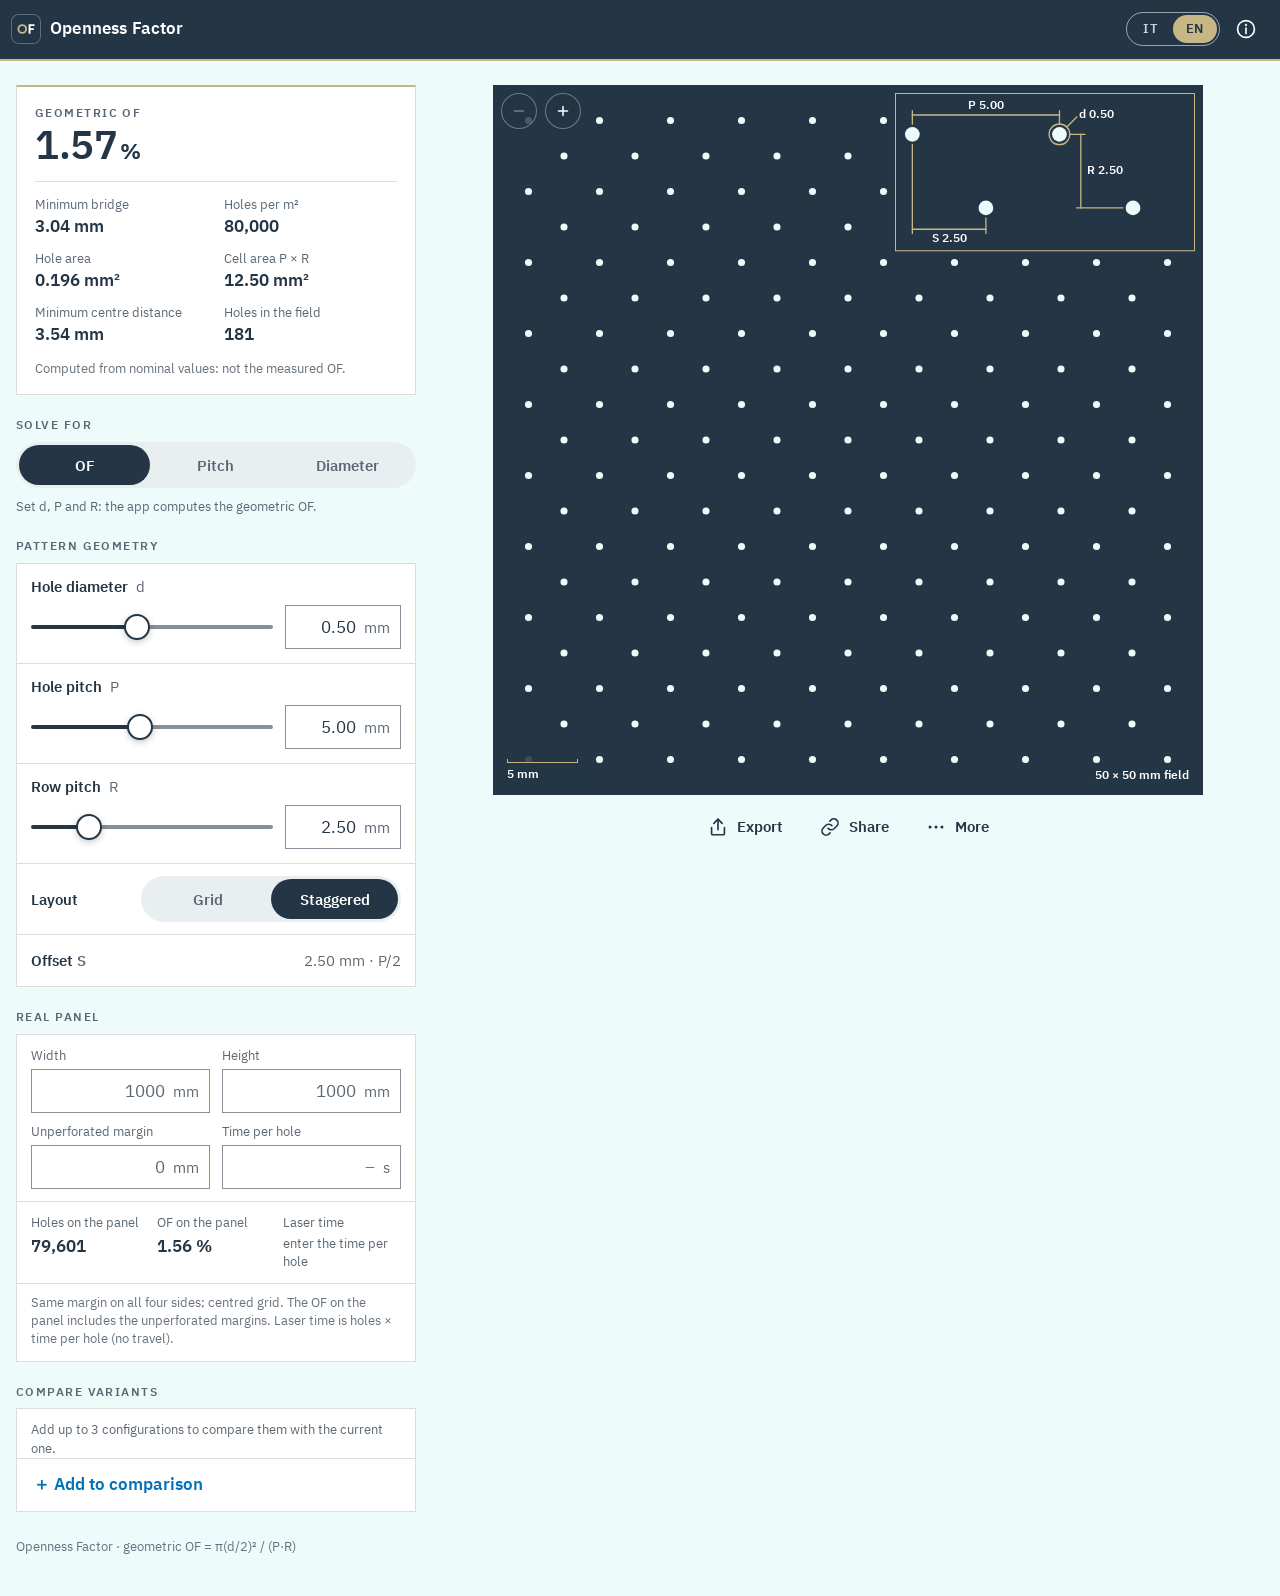
<file: index.html>
<!DOCTYPE html>
<html lang="it">
<head>
  <meta charset="utf-8" />
  <meta name="viewport" content="width=device-width, initial-scale=1, viewport-fit=cover" />
  <title>Openness Factor</title>
  <meta name="description" content="Openness Factor: progettazione del pattern di microforatura e calcolo dell'OF geometrico." />
  <meta name="author" content="Giacomo Recagni" />
  <meta name="color-scheme" content="light dark" />
  <meta name="theme-color" content="#243646" />
  <meta name="apple-mobile-web-app-title" content="OF" />
  <link rel="icon" href="assets/icons/icon.svg" type="image/svg+xml" />
  <link rel="icon" href="assets/icons/favicon-32.png" sizes="32x32" type="image/png" />
  <link rel="apple-touch-icon" href="assets/icons/apple-touch-icon.png" />
  <link rel="stylesheet" href="styles.css" />
  <script>
    // Manifest dell'app installabile: solo da un indirizzo web. Con il doppio clic (file://)
    // il browser non può leggerlo e segnalerebbe un errore.
    (function () {
      if (!/^https?:$/.test(location.protocol)) return;
      var m = document.createElement('link');
      m.rel = 'manifest';
      m.href = 'manifest.webmanifest';
      document.head.appendChild(m);
    })();
  </script>
</head>
<body>
  <a class="skip" href="#comandi" data-i18n="vaiAiComandi">Vai ai comandi</a>

  <header class="appbar">
    <div class="appbar__brand">
      <svg class="appbar__icon" viewBox="0 0 512 512" aria-hidden="true" focusable="false">
        <rect width="512" height="512" rx="112" fill="#243646"/>
        <circle cx="188" cy="256" r="71" fill="none" stroke="#c6b784" stroke-width="34"/>
        <path fill="#ffffff" d="M304 168h108v34h-74v38h60v34h-60v70h-34z"/>
      </svg>
      <h1 class="appbar__title">Openness Factor</h1>
    </div>
    <div class="appbar__actions">
      <div class="lang" role="group" data-i18n-attr="aria-label:lingua" aria-label="Lingua">
        <button type="button" class="lang__opt" data-lang="it" aria-pressed="true" translate="no"><span aria-hidden="true">IT</span><span class="visually-hidden" lang="it">Italiano</span></button>
        <button type="button" class="lang__opt" data-lang="en" aria-pressed="false" translate="no"><span aria-hidden="true">EN</span><span class="visually-hidden" lang="en">English</span></button>
      </div>
      <button type="button" class="icon-btn" id="apri-info" data-i18n-attr="aria-label:info" aria-label="Informazioni" aria-haspopup="dialog">
        <svg viewBox="0 0 24 24" fill="none" stroke="currentColor" stroke-width="1.8" stroke-linecap="round" aria-hidden="true"><circle cx="12" cy="12" r="9.2"/><path d="M12 11v6"/><circle cx="12" cy="7.6" r="0.4" fill="currentColor"/></svg>
      </button>
    </div>
  </header>

  <main class="layout">
    <div class="viewer">
      <section class="stage" data-i18n-attr="aria-label:anteprima" aria-label="Anteprima">
        <div class="preview" id="preview">
          <svg id="pattern" viewBox="0 0 50 50" role="img" aria-label="Anteprima del pattern"></svg>
          <div class="preview__zoom">
            <button type="button" class="zoom-btn" id="zoom-meno" data-i18n-attr="aria-label:zoomMeno" aria-label="Riduci"><svg viewBox="0 0 24 24" aria-hidden="true"><path d="M6 12h12" stroke="currentColor" stroke-width="2" stroke-linecap="round"/></svg></button>
            <button type="button" class="zoom-btn" id="zoom-piu" data-i18n-attr="aria-label:zoomPiu" aria-label="Ingrandisci"><svg viewBox="0 0 24 24" aria-hidden="true"><path d="M6 12h12M12 6v12" stroke="currentColor" stroke-width="2" stroke-linecap="round"/></svg></button>
          </div>
          <div class="preview__scale" aria-hidden="true"><i id="scala"></i><span id="scala-testo">10 mm</span></div>
          <div class="preview__badge" aria-hidden="true"><span data-i18n="campo">campo 50 × 50 mm</span></div>
        </div>
        <div class="result result--strip">
          <div>
            <p class="eyebrow" data-i18n="ofGeo">OF geometrico</p>
            <p class="result__value" data-of-value>1,57<small>%</small></p>
          </div>
          <div class="result__meta">
            <span><span data-i18n="ponte">Ponte minimo</span> <b data-valore="ponte">3,04 mm</b></span>
            <span><b data-valore="fori">80.000</b> <span data-i18n="foriM2">fori/m²</span></span>
          </div>
          <p class="result__alert" data-richiamo hidden></p>
        </div>
      </section>
      <div class="toolbar">
        <button type="button" class="tool" data-menu="menu-esporta" aria-haspopup="menu" aria-expanded="false" aria-controls="menu-esporta">
          <svg viewBox="0 0 24 24" fill="none" stroke="currentColor" stroke-width="1.8" stroke-linecap="round" stroke-linejoin="round" aria-hidden="true"><path d="M12 15V3.5"/><path d="M7.5 8 12 3.5 16.5 8"/><path d="M5 12.5V19a1.5 1.5 0 0 0 1.5 1.5h11A1.5 1.5 0 0 0 19 19v-6.5"/></svg>
          <span data-i18n="esporta">Esporta</span>
        </button>
        <button type="button" class="tool" id="condividi">
          <svg viewBox="0 0 24 24" fill="none" stroke="currentColor" stroke-width="1.8" stroke-linecap="round" stroke-linejoin="round" aria-hidden="true"><path d="M10 13.5a4.5 4.5 0 0 0 6.4.4l3-3a4.5 4.5 0 0 0-6.4-6.4l-1.1 1.1"/><path d="M14 10.5a4.5 4.5 0 0 0-6.4-.4l-3 3a4.5 4.5 0 0 0 6.4 6.4l1.1-1.1"/></svg>
          <span data-i18n="condividi">Condividi</span>
        </button>
        <button type="button" class="tool" data-menu="menu-altro" aria-haspopup="menu" aria-expanded="false" aria-controls="menu-altro">
          <svg viewBox="0 0 24 24" fill="currentColor" aria-hidden="true"><circle cx="5.5" cy="12" r="1.7"/><circle cx="12" cy="12" r="1.7"/><circle cx="18.5" cy="12" r="1.7"/></svg>
          <span data-i18n="altro">Altro</span>
        </button>
      </div>
    </div>

    <div class="panel" id="comandi">
      <div class="result result--card">
        <p class="eyebrow" data-i18n="ofGeo">OF geometrico</p>
        <p class="result__value" data-of-value>1,57<small>%</small></p>
        <dl class="result__grid">
          <div><dt data-i18n="ponte">Ponte minimo</dt><dd data-valore="ponte">3,04 mm</dd></div>
          <div><dt data-i18n="foriM2Lungo">Fori al m²</dt><dd data-valore="fori">80.000</dd></div>
          <div><dt data-i18n="areaForo">Area foro</dt><dd data-valore="areaForo">0,196 mm²</dd></div>
          <div><dt data-i18n="areaCella">Area cella P × R</dt><dd data-valore="areaCella">12,50 mm²</dd></div>
          <div><dt data-i18n="interasse">Interasse minimo</dt><dd data-valore="interasse">3,54 mm</dd></div>
          <div><dt data-i18n="foriCampo">Fori nel campo</dt><dd data-valore="foriCampo">181</dd></div>
        </dl>
        <p class="result__note" data-i18n="notaOF">Calcolato dai valori nominali: non è l'OF misurato.</p>
      </div>

      <div class="messages" id="messaggi"></div>

      <section class="section" aria-labelledby="h-calcola">
        <h2 class="eyebrow" id="h-calcola" data-i18n="calcola">Calcola</h2>
        <fieldset class="segmented">
          <legend class="visually-hidden" data-i18n="calcola">Calcola</legend>
          <label class="segmented__opt"><input type="radio" name="mode" value="of" checked /><span data-i18n="modoOF">OF</span></label>
          <label class="segmented__opt"><input type="radio" name="mode" value="step" /><span data-i18n="modoPasso">Passo</span></label>
          <label class="segmented__opt"><input type="radio" name="mode" value="diameter" /><span data-i18n="modoD">Diametro</span></label>
        </fieldset>
        <p class="section__help" id="aiuto-modo" aria-live="polite"></p>
      </section>

      <section class="section" id="sezione-obiettivo" aria-labelledby="h-obiettivo" hidden>
        <h2 class="eyebrow" id="h-obiettivo" data-i18n="obiettivo">Obiettivo</h2>
        <div class="card">
          <div class="field" data-campo="ofTarget">
            <div class="field__head"><label class="field__label" for="testo-of" id="lbl-of" data-i18n="ofObiettivo">OF obiettivo</label></div>
            <div class="field__control">
              <input type="range" data-cursore="ofTarget" min="0" max="12" step="0.02" aria-labelledby="lbl-of" />
              <div class="input-unit"><input id="testo-of" data-testo="ofTarget" type="text" inputmode="decimal" autocomplete="off" enterkeyhint="done" aria-describedby="msg-of" /><span aria-hidden="true">%</span></div>
            </div>
            <p class="field__msg" id="msg-of" data-msg="ofTarget" hidden></p>
          </div>
        </div>
      </section>

      <section class="section" aria-labelledby="h-geo">
        <h2 class="eyebrow" id="h-geo" data-i18n="geometria">Geometria del pattern</h2>
        <div class="card">
          <div class="field" data-campo="d">
            <div class="field__head"><label class="field__label" for="testo-d" id="lbl-d" data-i18n="diametro">Diametro del foro</label><span class="field__sym" aria-hidden="true">d</span><span class="field__badge" data-badge="d" data-i18n="calcolato" hidden>calcolato</span></div>
            <div class="field__control">
              <input type="range" data-cursore="d" min="0.2" max="0.9" step="0.05" aria-labelledby="lbl-d" />
              <div class="input-unit"><input id="testo-d" data-testo="d" type="text" inputmode="decimal" autocomplete="off" enterkeyhint="done" aria-describedby="msg-d" /><span aria-hidden="true">mm</span></div>
            </div>
            <p class="field__msg" id="msg-d" data-msg="d" hidden></p>
          </div>
          <div class="field" data-campo="P">
            <div class="field__head"><label class="field__label" for="testo-p" id="lbl-p" data-i18n="passoPunti">Passo tra i punti</label><span class="field__sym" aria-hidden="true">P</span><span class="field__badge" data-badge="P" data-i18n="calcolato" hidden>calcolato</span></div>
            <div class="field__control">
              <input type="range" data-cursore="P" min="1" max="10" step="0.1" aria-labelledby="lbl-p" />
              <div class="input-unit"><input id="testo-p" data-testo="P" type="text" inputmode="decimal" autocomplete="off" enterkeyhint="done" aria-describedby="msg-p" /><span aria-hidden="true">mm</span></div>
            </div>
            <p class="field__msg" id="msg-p" data-msg="P" hidden></p>
          </div>
          <div class="field" data-campo="R">
            <div class="field__head"><label class="field__label" for="testo-r" id="lbl-r" data-i18n="passoRighe">Passo tra le righe</label><span class="field__sym" aria-hidden="true">R</span><span class="field__badge" data-badge="R" data-i18n="calcolato" hidden>calcolato</span></div>
            <div class="field__control">
              <input type="range" data-cursore="R" min="0.5" max="10" step="0.05" aria-labelledby="lbl-r" />
              <div class="input-unit"><input id="testo-r" data-testo="R" type="text" inputmode="decimal" autocomplete="off" enterkeyhint="done" aria-describedby="msg-r" /><span aria-hidden="true">mm</span></div>
            </div>
            <p class="field__msg" id="msg-r" data-msg="R" hidden></p>
          </div>
          <div class="row">
            <span class="row__label" id="lbl-disp" data-i18n="disposizione">Disposizione</span>
            <fieldset class="segmented" aria-labelledby="lbl-disp">
              <label class="segmented__opt"><input type="radio" name="pattern" value="grid" /><span data-i18n="griglia">Griglia</span></label>
              <label class="segmented__opt"><input type="radio" name="pattern" value="staggered" checked /><span data-i18n="sfalsato">Sfalsato</span></label>
            </fieldset>
          </div>
          <div class="row">
            <span class="row__label"><span data-i18n="sfalsatura">Sfalsatura</span> <span class="field__sym" aria-hidden="true">S</span></span>
            <span class="row__value" id="valore-s">2,50 mm · P/2</span>
          </div>
        </div>
      </section>


      <section class="section" aria-labelledby="h-pannello">
        <h2 class="eyebrow" id="h-pannello" data-i18n="pannello">Pannello reale</h2>
        <div class="card pannello">
          <div class="pannello__campi" id="pannello-campi">
            <label><span data-i18n="pannelloLarghezza">Larghezza</span><span class="input-unit"><input type="text" inputmode="decimal" name="W" autocomplete="off" /><span aria-hidden="true">mm</span></span></label>
            <label><span data-i18n="pannelloAltezza">Altezza</span><span class="input-unit"><input type="text" inputmode="decimal" name="H" autocomplete="off" /><span aria-hidden="true">mm</span></span></label>
            <label><span data-i18n="pannelloMargine">Margine non forato</span><span class="input-unit"><input type="text" inputmode="decimal" name="margine" autocomplete="off" /><span aria-hidden="true">mm</span></span></label>
            <label><span data-i18n="pannelloTempo">Tempo per foro</span><span class="input-unit"><input type="text" inputmode="decimal" name="tempo" autocomplete="off" placeholder="–" /><span aria-hidden="true">s</span></span></label>
          </div>
          <dl class="pannello__risultati" id="pannello-risultati" aria-live="polite">
            <div><dt data-i18n="pannelloFori">Fori sul pannello</dt><dd data-pannello="fori">–</dd></div>
            <div><dt data-i18n="pannelloOF">OF sul pannello</dt><dd data-pannello="of">–</dd></div>
            <div><dt data-i18n="pannelloTempoTot">Tempo laser</dt><dd data-pannello="tempo">–</dd></div>
          </dl>
          <p class="pannello__nota" data-i18n="pannelloNota">Margine uguale sui quattro lati; reticolo centrato. L’OF sul pannello conta anche i margini non forati. Il tempo laser è fori × tempo per foro (senza spostamenti).</p>
        </div>
      </section>

      <section class="section" aria-labelledby="h-confronto">
        <h2 class="eyebrow" id="h-confronto" tabindex="-1" data-i18n="confronto">Confronto varianti</h2>
        <div class="card confronto">
          <div class="confronto__tabella" id="confronto-tabella"></div>
          <p class="confronto__vuoto" id="confronto-vuoto" data-i18n="confrontoVuoto">Aggiungi fino a 3 configurazioni per confrontarle con quella attuale.</p>
          <div class="confronto__azioni"><button type="button" class="btn-testo" id="confronto-aggiungi"><span aria-hidden="true">＋</span> <span data-i18n="confrontoAggiungi">Aggiungi al confronto</span></button></div>
        </div>
      </section>

      <p class="footnote" data-i18n="piede">Openness Factor · OF geometrico = π(d/2)² / (P·R)</p>
    </div>
  </main>

  <div class="menu" id="menu-esporta" role="menu" tabindex="-1" data-i18n-attr="aria-label:esporta" aria-label="Esporta" hidden>
    <button type="button" class="menu__item" role="menuitem" data-azione="svg"><svg viewBox="0 0 24 24" fill="none" stroke="currentColor" stroke-width="1.8" stroke-linecap="round" stroke-linejoin="round" aria-hidden="true"><rect x="3.5" y="3.5" width="17" height="17"/><circle cx="9" cy="9" r="2"/><circle cx="15" cy="9" r="2"/><circle cx="12" cy="15" r="2"/></svg><span data-i18n="esportaSvg">SVG per CAD (mm)</span></button>
    <button type="button" class="menu__item" role="menuitem" data-azione="png"><svg viewBox="0 0 24 24" fill="none" stroke="currentColor" stroke-width="1.8" stroke-linecap="round" stroke-linejoin="round" aria-hidden="true"><rect x="3" y="5" width="18" height="14" rx="1"/><circle cx="9" cy="10" r="1.5"/><path d="M21 15l-5-5-4 4-3-3-6 6"/></svg><span data-i18n="esportaPng">Immagine PNG</span></button>
    <button type="button" class="menu__item" role="menuitem" data-azione="scheda"><svg viewBox="0 0 24 24" fill="none" stroke="currentColor" stroke-width="1.8" stroke-linecap="round" stroke-linejoin="round" aria-hidden="true"><path d="M7 8V3.5h10V8"/><rect x="3.5" y="8" width="17" height="8.5" rx="1.5"/><path d="M7 14h10v6.5H7z"/></svg><span data-i18n="esportaScheda">Scheda PDF (stampa)</span></button>
  </div>

  <div class="menu" id="menu-altro" role="menu" tabindex="-1" data-i18n-attr="aria-label:altro" aria-label="Altro" hidden>
    <button type="button" class="menu__item" role="menuitem" data-azione="soluzioni"><svg viewBox="0 0 24 24" fill="none" stroke="currentColor" stroke-width="1.8" stroke-linecap="round" aria-hidden="true"><rect x="3.5" y="4.5" width="17" height="15" rx="1.5"/><path d="M3.5 9.5h17M3.5 14.5h17M9.5 9.5v10"/></svg><span data-i18n="soluzioni">Tabella soluzioni</span></button>
    <button type="button" class="menu__item" role="menuitem" data-azione="processo"><svg viewBox="0 0 24 24" fill="none" stroke="currentColor" stroke-width="1.8" stroke-linecap="round" aria-hidden="true"><path d="M4 7h10M18 7h2M4 17h4M12 17h8"/><circle cx="16" cy="7" r="2"/><circle cx="10" cy="17" r="2"/></svg><span data-i18n="processo">Vincoli di processo</span></button>
    <div class="menu__sep" role="separator"></div>
    <button type="button" class="menu__item" role="menuitemcheckbox" aria-checked="true" data-azione="quote"><svg viewBox="0 0 24 24" fill="none" stroke="currentColor" stroke-width="1.8" stroke-linecap="round" aria-hidden="true"><path d="M4 8h16M4 5v6M20 5v6"/><path d="M8 19h8M8 16v6M16 16v6" transform="translate(0 -3)"/></svg><span data-i18n="mostraQuote">Mostra quote</span></button>
    <button type="button" class="menu__item" role="menuitemcheckbox" aria-checked="false" data-azione="griglia"><svg viewBox="0 0 24 24" fill="none" stroke="currentColor" stroke-width="1.8" aria-hidden="true"><path d="M4 9h16M4 15h16M9 4v16M15 4v16"/></svg><span data-i18n="mostraGriglia">Mostra griglia</span></button>
    <div class="menu__sep" role="separator"></div>
    <button type="button" class="menu__item" role="menuitem" data-azione="annulla"><svg viewBox="0 0 24 24" fill="none" stroke="currentColor" stroke-width="1.8" stroke-linecap="round" stroke-linejoin="round" aria-hidden="true"><path d="M9 7 4.5 11.5 9 16"/><path d="M5 11.5h9.5a5 5 0 0 1 0 10H12"/></svg><span data-i18n="annulla">Annulla</span></button>
    <button type="button" class="menu__item" role="menuitem" data-azione="ripeti"><svg viewBox="0 0 24 24" fill="none" stroke="currentColor" stroke-width="1.8" stroke-linecap="round" stroke-linejoin="round" aria-hidden="true"><path d="M15 7l4.5 4.5L15 16"/><path d="M19 11.5H9.5a5 5 0 0 0 0 10H12"/></svg><span data-i18n="ripeti">Ripeti</span></button>
    <div class="menu__sep" role="separator"></div>
    <button type="button" class="menu__item" role="menuitem" data-azione="ripristina"><svg viewBox="0 0 24 24" fill="none" stroke="currentColor" stroke-width="1.8" stroke-linecap="round" stroke-linejoin="round" aria-hidden="true"><path d="M4 12a8 8 0 1 0 2.4-5.7"/><path d="M4 4v4.5h4.5"/></svg><span data-i18n="ripristina">Ripristina valori iniziali</span></button>
  </div>

  <dialog class="sheet" id="info" aria-labelledby="info-titolo" tabindex="-1">
    <div class="sheet__bar">
      <h2 class="sheet__title" id="info-titolo" data-i18n="infoTitolo">Informazioni</h2>
      <button type="button" class="sheet__done" id="chiudi-info" data-i18n="fine">Fine</button>
    </div>
    <div class="sheet__body">
      <div class="sheet__app">
        <svg viewBox="0 0 512 512" aria-hidden="true" focusable="false"><rect width="512" height="512" rx="112" fill="#243646"/><circle cx="188" cy="256" r="71" fill="none" stroke="#c6b784" stroke-width="34"/><path fill="#ffffff" d="M304 168h108v34h-74v38h60v34h-60v70h-34z"/></svg>
        <h3>Openness Factor</h3>
        <p id="info-versione">Versione</p>
      </div>
      <section>
        <h4 class="eyebrow" data-i18n="comeSiCalcola">Come si calcola</h4>
        <p class="sheet__formula" data-i18n="formula">OF geometrico = π(d/2)² / (P·R)</p>
        <p data-i18n="formulaNota"></p>
      </section>
      <section>
        <h4 class="eyebrow" data-i18n="convenzione">Convenzione del pattern</h4>
        <ul>
          <li data-i18n="convD"></li>
          <li data-i18n="convP"></li>
          <li data-i18n="convR"></li>
          <li data-i18n="convS"></li>
        </ul>
      </section>
      <section id="sezione-installa">
        <h4 class="eyebrow" data-i18n="installa">Installa l’app</h4>
        <div id="installa-testo"></div>
        <button type="button" class="btn" id="installa" data-i18n="installaPulsante" hidden>Installa</button>
      </section>
      <section>
        <h4 class="eyebrow" data-i18n="novitaTitolo">Novità della versione</h4>
        <ul>
          <li data-i18n="novita1"></li>
          <li data-i18n="novita2"></li>
          <li data-i18n="novita3"></li>
        </ul>
      </section>
      <p class="sheet__credits" data-i18n="crediti">Progettata e sviluppata da Giacomo Recagni · Ufficio Tecnico</p>
    </div>
  </dialog>

  <dialog class="sheet" id="condivisione" aria-labelledby="condivisione-titolo" tabindex="-1">
    <div class="sheet__bar">
      <h2 class="sheet__title" id="condivisione-titolo" data-i18n="condividi">Condividi</h2>
      <button type="button" class="sheet__done" id="chiudi-condivisione" data-i18n="fine">Fine</button>
    </div>
    <div class="sheet__body">
      <div class="qr" id="qr"></div>
      <p class="qr__riassunto" id="qr-riassunto"></p>
      <p class="qr__nota" data-i18n="qrNota">Inquadra il codice con la fotocamera del telefono: si apre questa stessa configurazione.</p>
      <div class="azioni">
        <button type="button" class="btn" id="copia-link" data-i18n="copiaLink">Copia link</button>
        <button type="button" class="btn btn--secondario" id="condividi-app" data-i18n="condividiAltro" hidden>Condividi…</button>
        <button type="button" class="btn btn--secondario" id="salva-qr" data-i18n="salvaQr">Salva immagine</button>
      </div>
      <p class="qr__link" id="qr-link"></p>
    </div>
  </dialog>

  <dialog class="sheet sheet--largo" id="soluzioni" aria-labelledby="soluzioni-titolo" tabindex="-1">
    <div class="sheet__bar">
      <h2 class="sheet__title" id="soluzioni-titolo" data-i18n="soluzioni">Tabella soluzioni</h2>
      <button type="button" class="sheet__done" id="chiudi-soluzioni" data-i18n="fine">Fine</button>
    </div>
    <form class="sheet__body soluzioni" id="soluzioni-form" novalidate>
      <div class="soluzioni__griglia">
        <span class="soluzioni__nome" id="sol-of" data-i18n="solOF">OF geometrico (%)</span>
        <label><span data-i18n="solDa">da</span> <input type="text" inputmode="decimal" name="ofMin" aria-describedby="sol-of" /></label>
        <label><span data-i18n="solA">a</span> <input type="text" inputmode="decimal" name="ofMax" aria-describedby="sol-of" /></label>
        <span></span>
        <span class="soluzioni__nome" id="sol-d">d (mm)</span>
        <label><span data-i18n="solDa">da</span> <input type="text" inputmode="decimal" name="dMin" aria-describedby="sol-d" /></label>
        <label><span data-i18n="solA">a</span> <input type="text" inputmode="decimal" name="dMax" aria-describedby="sol-d" /></label>
        <label><span data-i18n="solPasso">passo</span> <input type="text" inputmode="decimal" name="dPasso" aria-describedby="sol-d" /></label>
        <span class="soluzioni__nome" id="sol-p">P (mm)</span>
        <label><span data-i18n="solDa">da</span> <input type="text" inputmode="decimal" name="pMin" aria-describedby="sol-p" /></label>
        <label><span data-i18n="solA">a</span> <input type="text" inputmode="decimal" name="pMax" aria-describedby="sol-p" /></label>
        <label><span data-i18n="solPasso">passo</span> <input type="text" inputmode="decimal" name="pPasso" aria-describedby="sol-p" /></label>
        <span class="soluzioni__nome" id="sol-r">R (mm)</span>
        <label><span data-i18n="solDa">da</span> <input type="text" inputmode="decimal" name="rMin" aria-describedby="sol-r" /></label>
        <label><span data-i18n="solA">a</span> <input type="text" inputmode="decimal" name="rMax" aria-describedby="sol-r" /></label>
        <label><span data-i18n="solPasso">passo</span> <input type="text" inputmode="decimal" name="rPasso" aria-describedby="sol-r" /></label>
        <span class="soluzioni__nome" id="sol-ponte" data-i18n="solPonte">Ponte minimo (mm)</span>
        <label class="soluzioni__largo"><input type="text" inputmode="decimal" name="ponteMin" aria-describedby="sol-ponte sol-ponte-nota" /> <span class="soluzioni__nota" id="sol-ponte-nota" data-i18n="solPonteNota">vuoto: basta che i fori non si tocchino</span></label>
      </div>
      <fieldset class="segmented">
        <legend class="visually-hidden" data-i18n="disposizione">Disposizione</legend>
        <label class="segmented__opt"><input type="radio" name="solDisp" value="grid" /><span data-i18n="griglia">Griglia</span></label>
        <label class="segmented__opt"><input type="radio" name="solDisp" value="staggered" /><span data-i18n="sfalsato">Sfalsato</span></label>
        <label class="segmented__opt"><input type="radio" name="solDisp" value="entrambe" checked /><span data-i18n="entrambe">Entrambe</span></label>
      </fieldset>
      <label class="soluzioni__ordine"><span data-i18n="solOrdina">Ordina per</span>
        <select name="ordine">
          <option value="of" data-i18n="solOrdOF">Vicinanza all’OF</option>
          <option value="ponte" data-i18n="solOrdPonte">Ponte più largo</option>
          <option value="fori" data-i18n="solOrdFori">Meno fori al m²</option>
        </select>
      </label>
      <div class="azioni"><button type="submit" class="btn" data-i18n="solCerca">Cerca</button><button type="button" class="btn btn--secondario" id="sol-csv" data-i18n="solCsv" disabled>Esporta CSV</button></div>
      <p class="soluzioni__esito" id="sol-esito" role="status"></p>
      <div class="soluzioni__tabella" id="sol-tabella"></div>
    </form>
  </dialog>

  <dialog class="sheet" id="processo" aria-labelledby="processo-titolo" tabindex="-1">
    <div class="sheet__bar">
      <h2 class="sheet__title" id="processo-titolo" data-i18n="processo">Vincoli di processo</h2>
      <button type="button" class="sheet__done" id="chiudi-processo" data-i18n="fine">Fine</button>
    </div>
    <form class="sheet__body processo" id="processo-form" novalidate>
      <p data-i18n="processoIntro">Limiti del laser e del film: l’app avvisa quando la geometria non li rispetta. Un campo vuoto non si controlla.</p>
      <label><span data-i18n="processoDMin">Diametro minimo del laser</span><span class="input-unit"><input type="text" inputmode="decimal" name="dMin" autocomplete="off" placeholder="–" /><span aria-hidden="true">mm</span></span></label>
      <label><span data-i18n="processoDMax">Diametro massimo del laser</span><span class="input-unit"><input type="text" inputmode="decimal" name="dMax" autocomplete="off" placeholder="–" /><span aria-hidden="true">mm</span></span></label>
      <label><span data-i18n="processoPonte">Ponte minimo ammesso</span><span class="input-unit"><input type="text" inputmode="decimal" name="ponteMin" autocomplete="off" placeholder="–" /><span aria-hidden="true">mm</span></span></label>
      <p class="processo__nota" data-i18n="processoNota">I valori restano su questo dispositivo. Il ponte minimo ammesso è anche il valore iniziale del filtro nella tabella soluzioni.</p>
    </form>
  </dialog>

  <section class="scheda" id="scheda" aria-hidden="true"></section>

  <div class="toast" id="toast" role="status" hidden><span id="toast-testo"></span><button type="button" class="toast__action" id="toast-azione" hidden></button></div>
  <div class="visually-hidden" id="annuncio" aria-live="polite"></div>

  <script src="assets/vendor/qrcode.js" defer></script>
  <script src="i18n.js" defer></script>
  <script src="of-core.js" defer></script>
  <script src="script.js" defer></script>
</body>
</html>
</file>
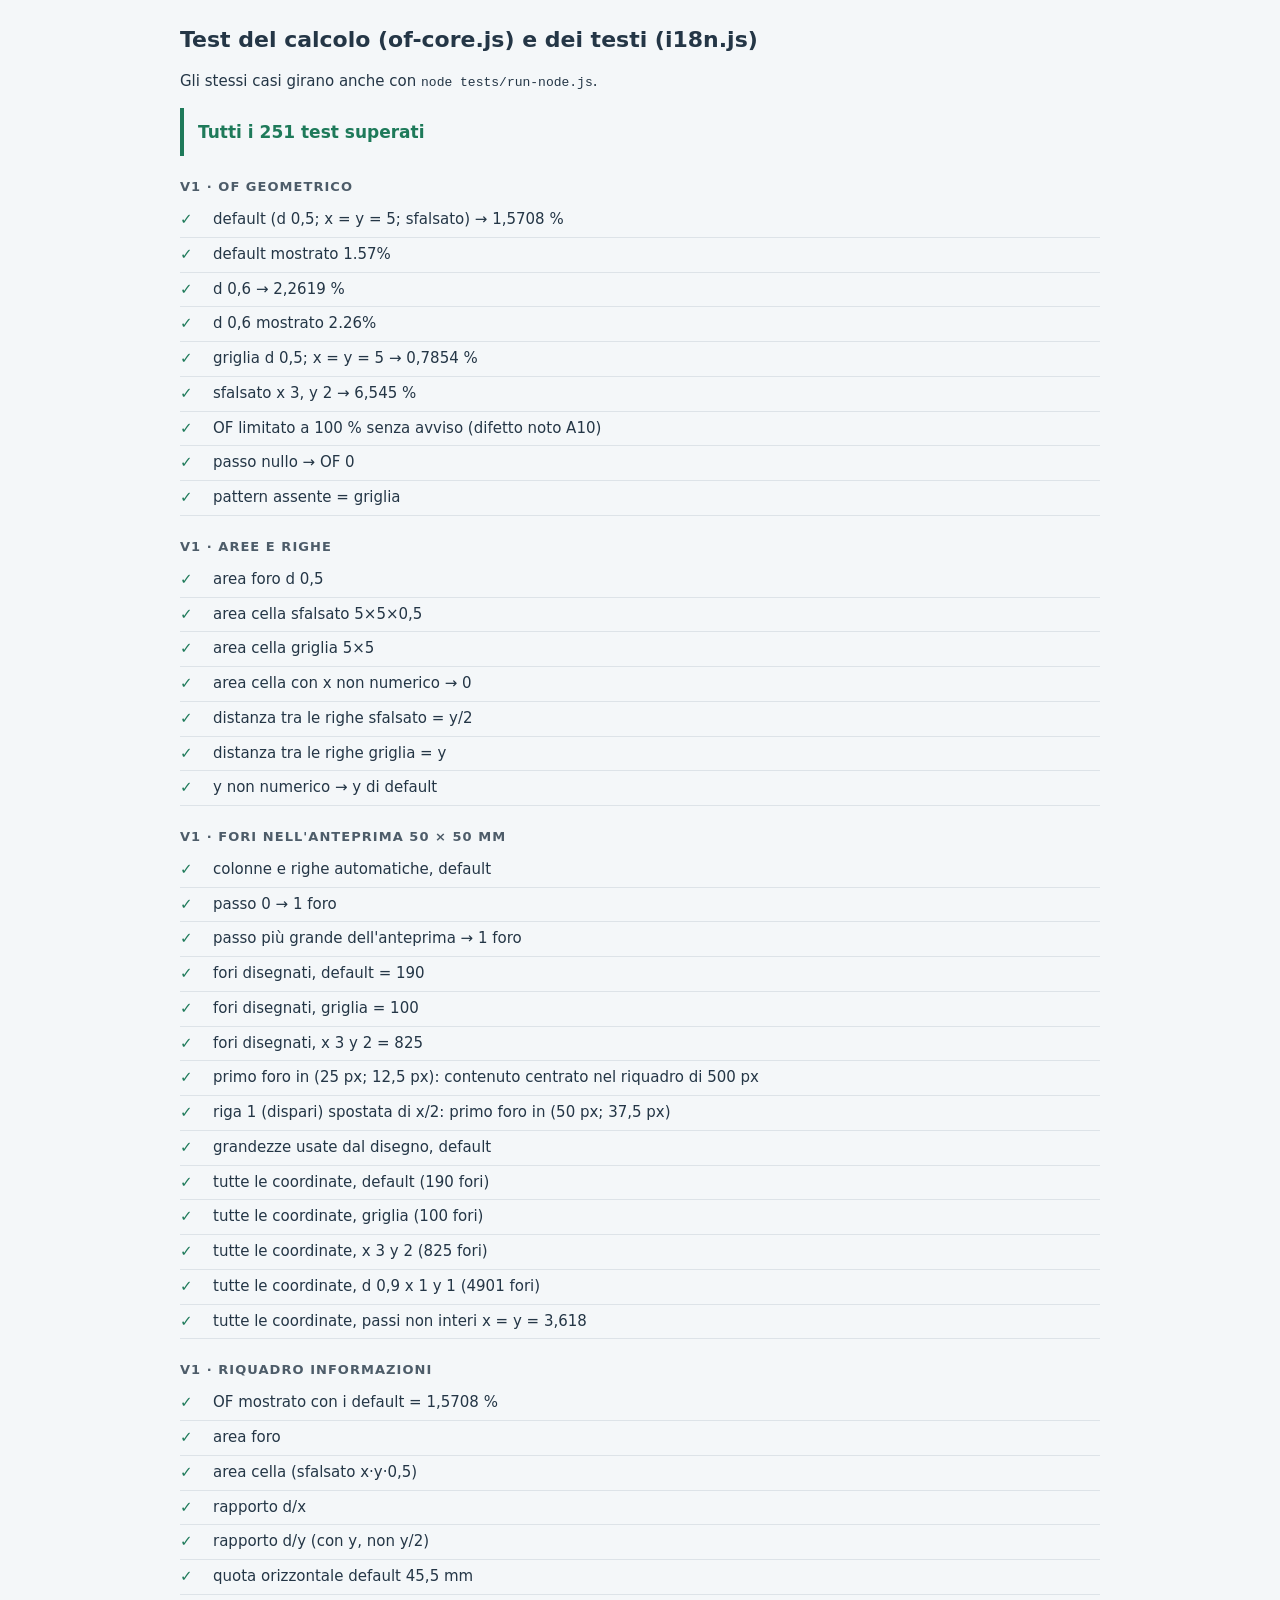
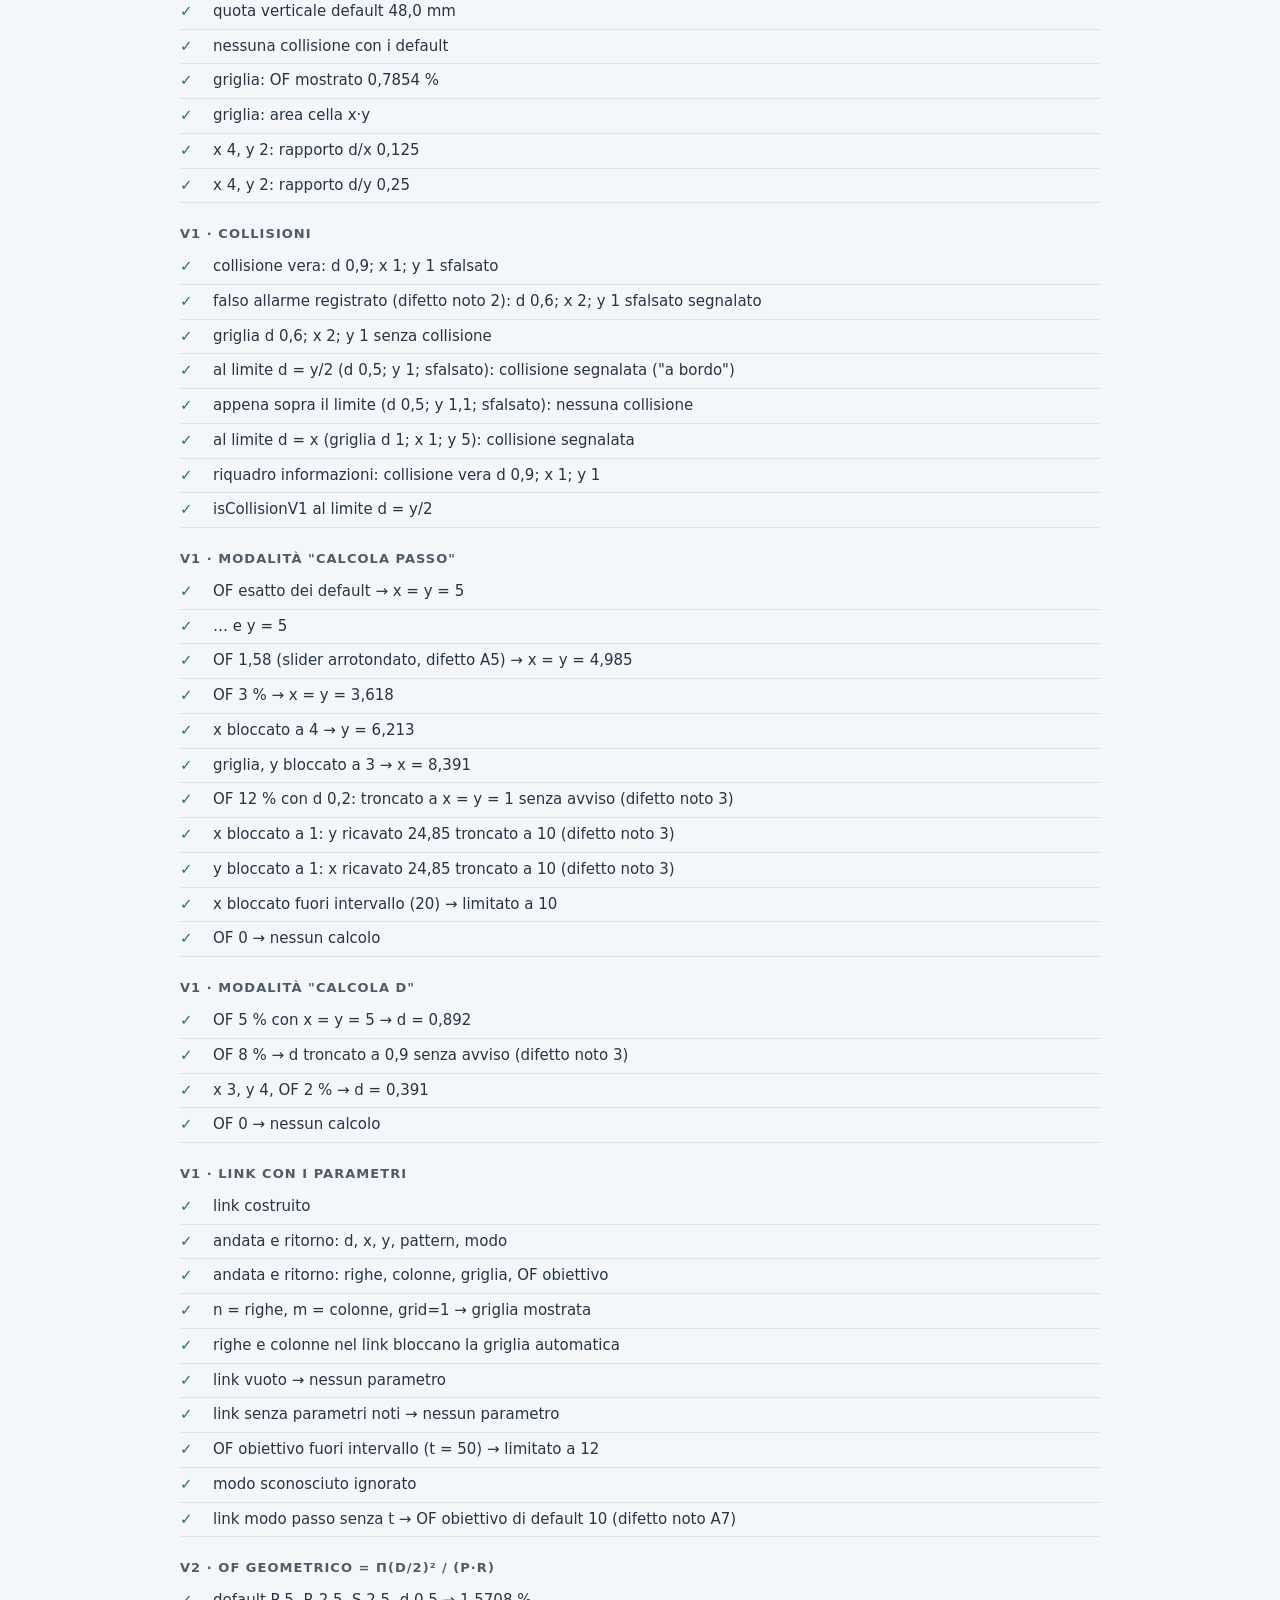
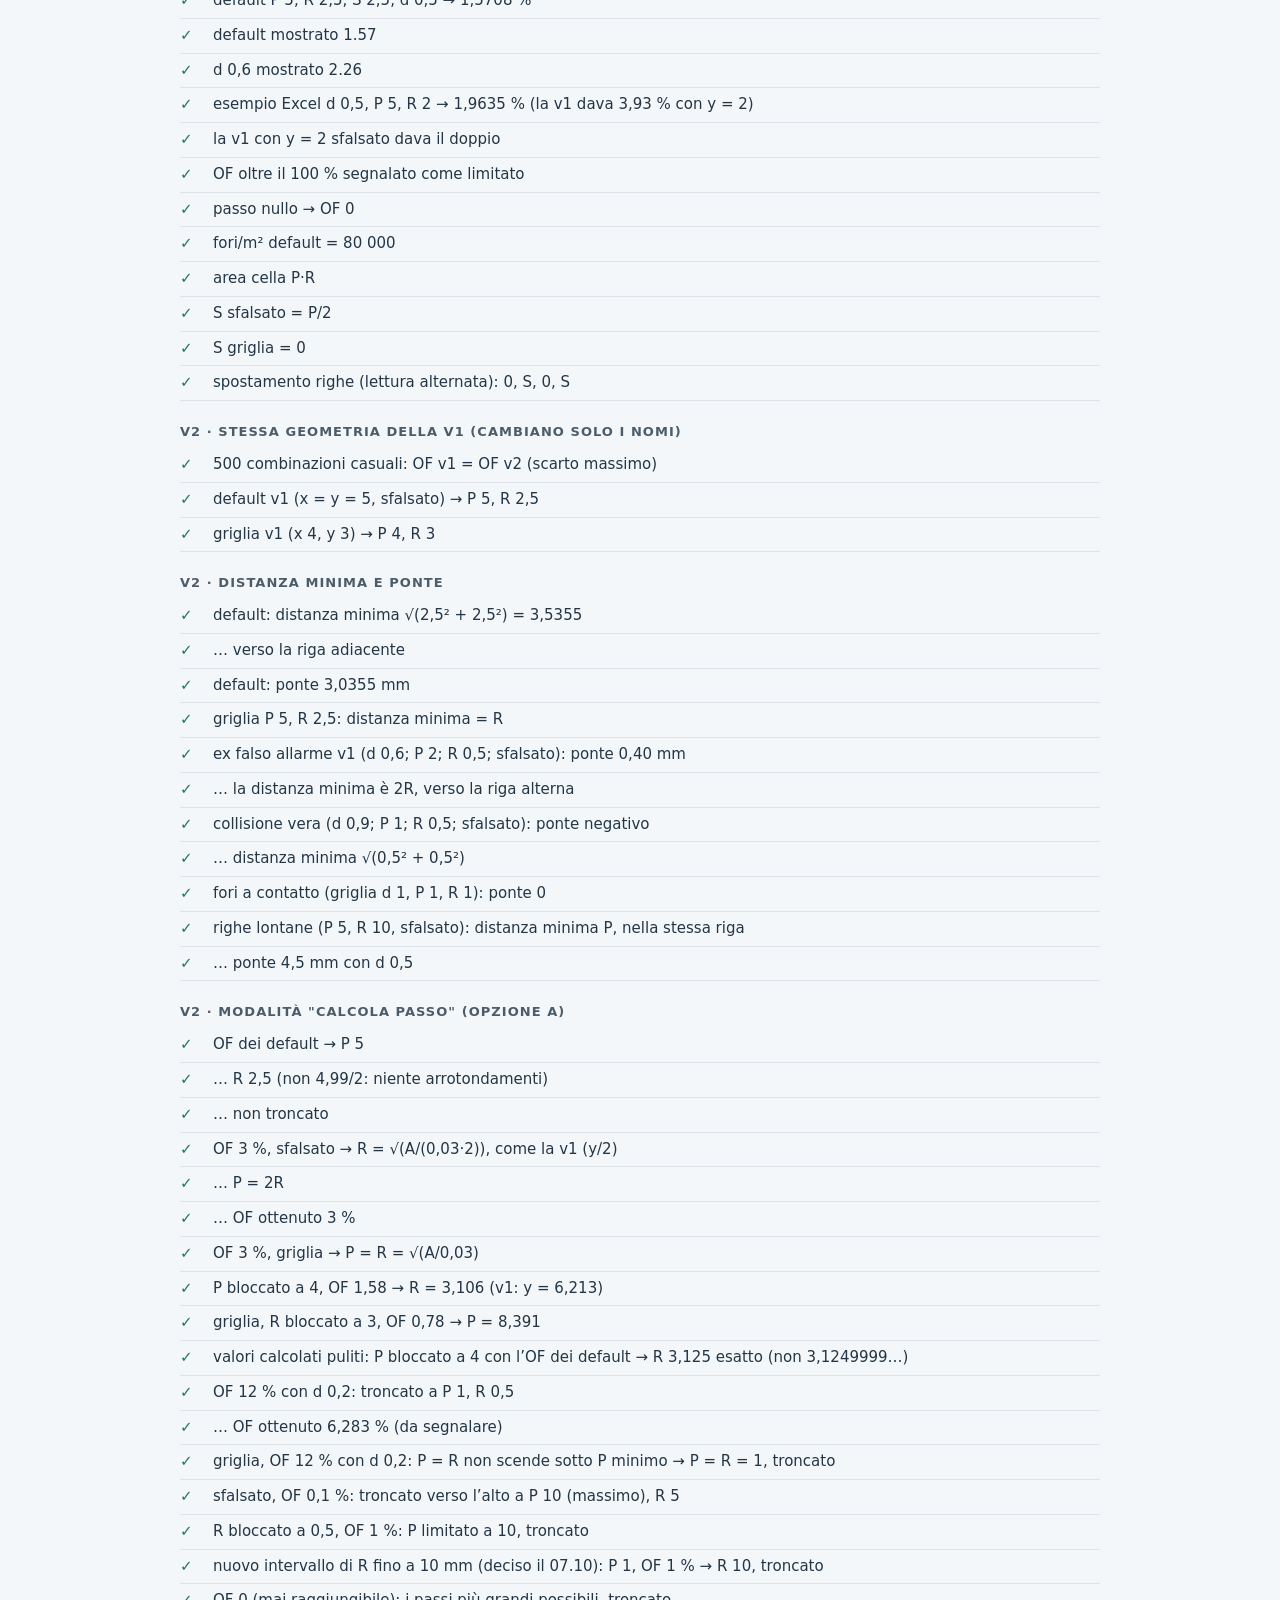
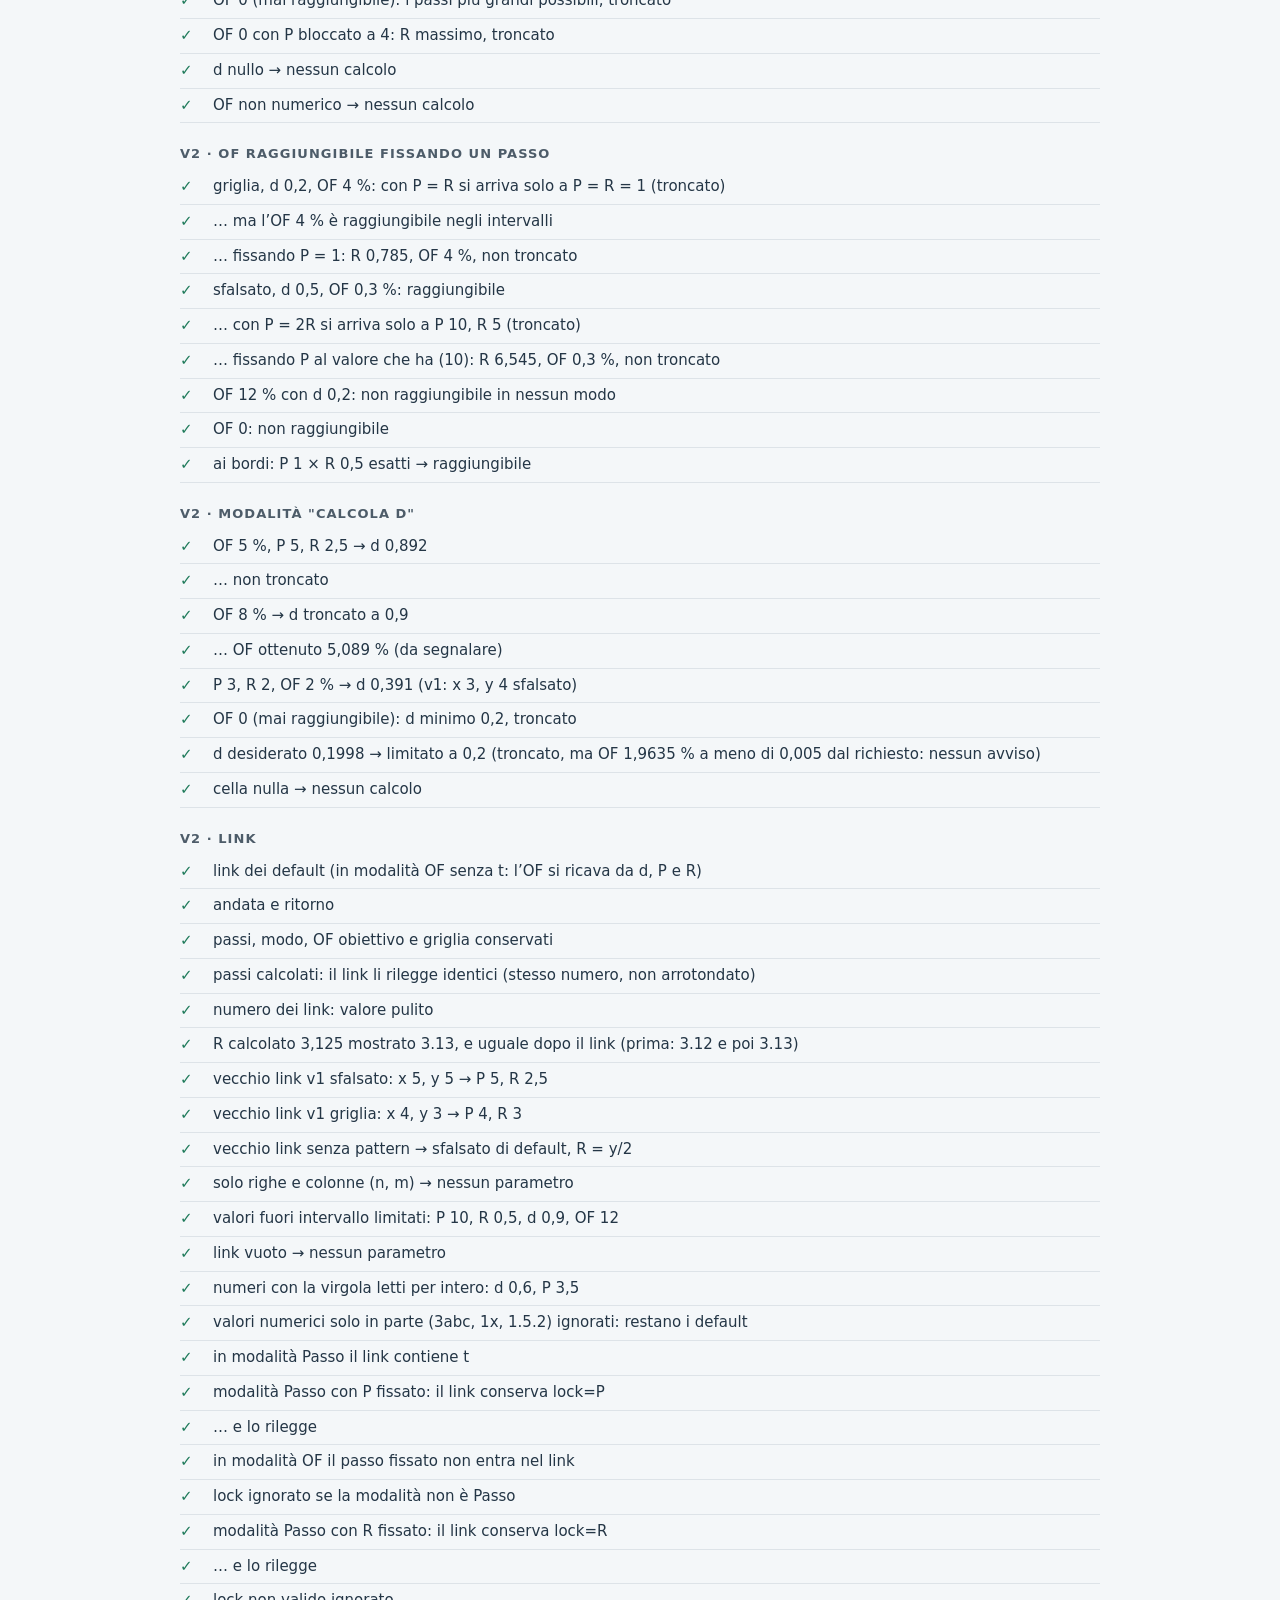
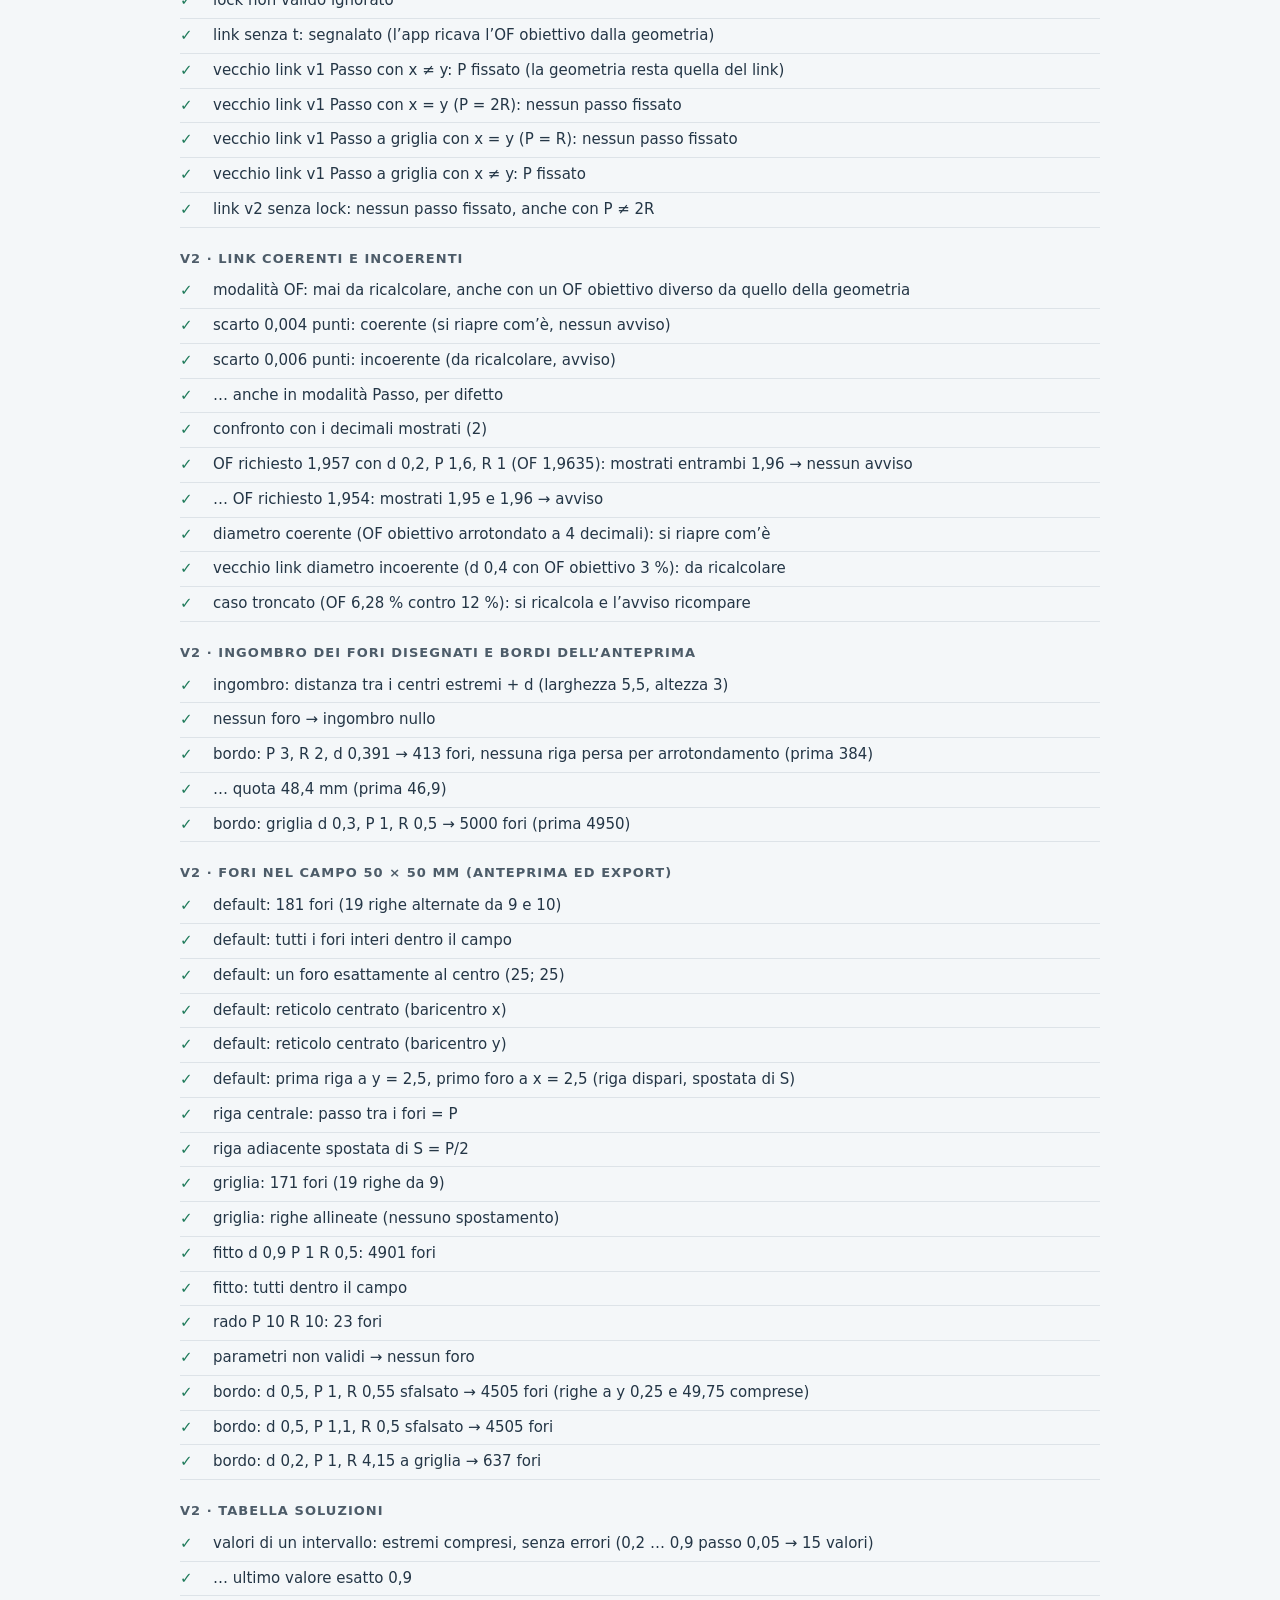
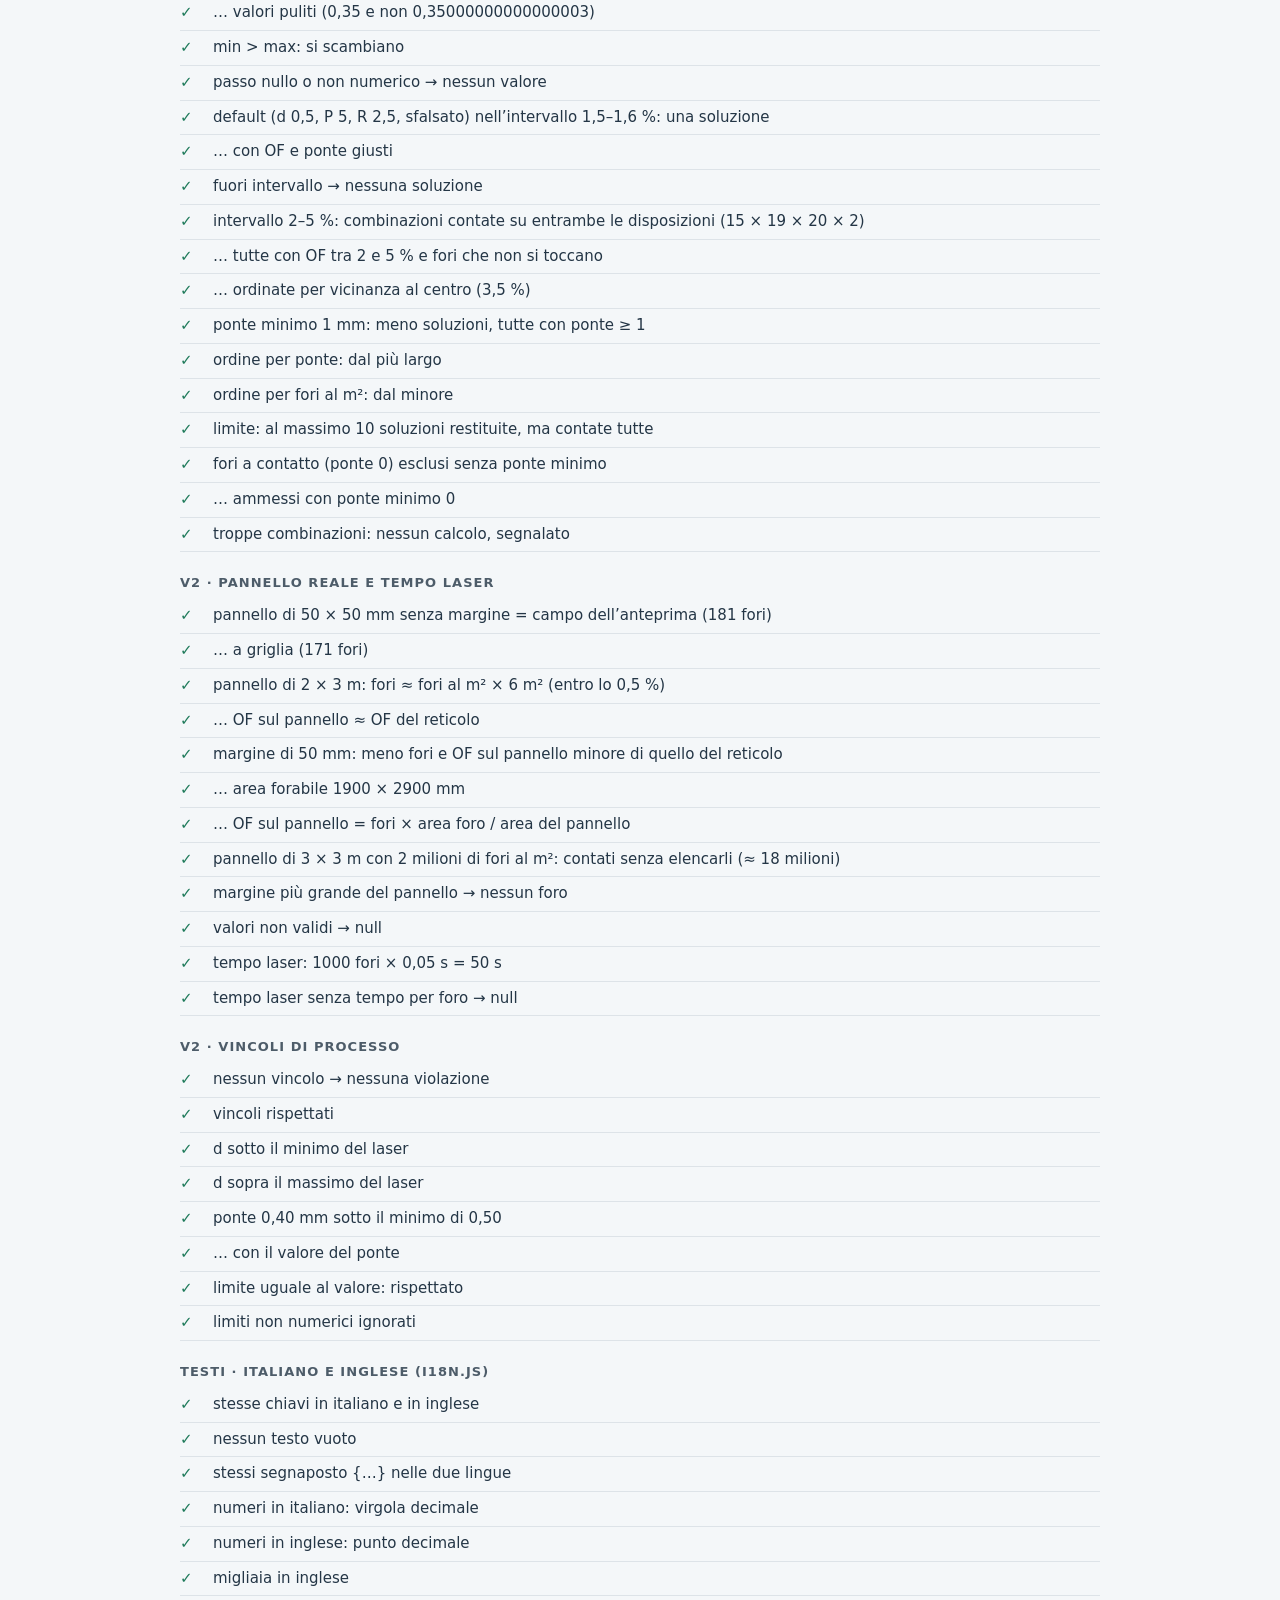
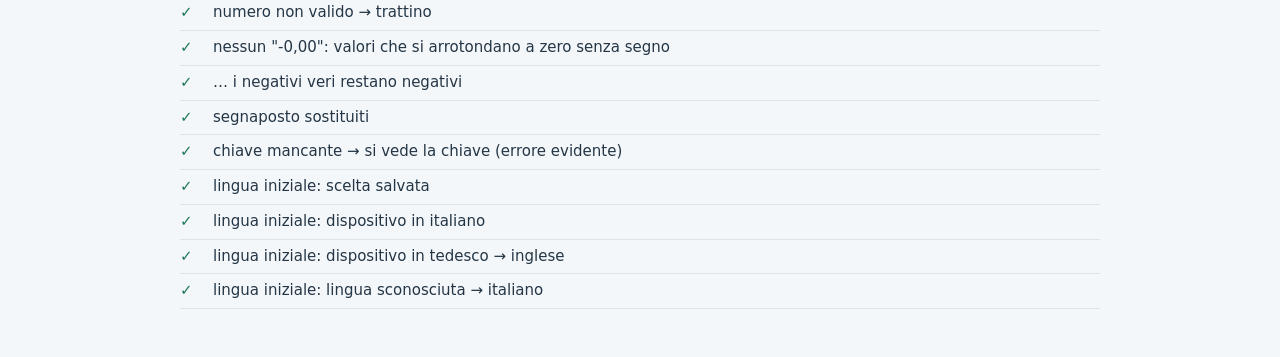
<file: test.html>
<!DOCTYPE html>
<html lang="it">
<head>
  <meta charset="utf-8" />
  <meta name="viewport" content="width=device-width, initial-scale=1" />
  <title>Openness Factor — test del calcolo e dei testi</title>
  <style>
    :root { color-scheme: light dark; --ok: #1e7a5a; --no: #b42318; --testo: #243646; --fondo: #f4f7f9; --riga: #dde3e8; }
    @media (prefers-color-scheme: dark) { :root { --ok: #6fd0a8; --no: #ff8a7a; --testo: #e8f0f4; --fondo: #12232e; --riga: #2c4250; } }
    body { margin: 0; padding: 24px 16px 48px; font: 15px/1.45 system-ui, -apple-system, "Segoe UI", Roboto, sans-serif; color: var(--testo); background: var(--fondo); }
    main { max-width: 920px; margin: 0 auto; }
    h1 { font-size: 22px; margin: 0 0 4px; }
    .sintesi { font-size: 17px; font-weight: 600; margin: 12px 0 20px; padding: 12px 14px; border-left: 4px solid currentColor; }
    .sintesi.ok { color: var(--ok); } .sintesi.no { color: var(--no); }
    h2 { font-size: 13px; text-transform: uppercase; letter-spacing: .08em; margin: 22px 0 6px; opacity: .8; }
    ul { list-style: none; margin: 0; padding: 0; }
    li { padding: 6px 0; border-bottom: 1px solid var(--riga); display: grid; grid-template-columns: 2.2em 1fr; }
    li .esito { font-weight: 700; } li.ok .esito { color: var(--ok); } li.no .esito { color: var(--no); }
    li .dettaglio { grid-column: 2; font-size: 13px; color: var(--no); white-space: pre-wrap; }
    code { font-size: 13px; }
  </style>
</head>
<body>
  <main>
    <h1>Test del calcolo (of-core.js) e dei testi (i18n.js)</h1>
    <p>Gli stessi casi girano anche con <code>node tests/run-node.js</code>.</p>
    <div id="sintesi" class="sintesi no" role="status">Esecuzione non avviata: se il messaggio resta, uno dei file dei test non si è caricato.</div>
    <div id="elenco"></div>
  </main>
  <script src="of-core.js"></script>
  <script src="i18n.js"></script>
  <script src="tests/harness.js"></script>
  <script src="tests/casi.js"></script>
  <script>
    (function () {
      var sintesi = document.getElementById('sintesi');
      var elenco = document.getElementById('elenco');
      var mancanti = [];
      if (typeof OFCore === 'undefined') mancanti.push('of-core.js');
      if (typeof OFTesti === 'undefined') mancanti.push('i18n.js');
      if (typeof OFHarness === 'undefined') mancanti.push('tests/harness.js');
      if (typeof OFCasi === 'undefined') mancanti.push('tests/casi.js');
      if (mancanti.length) {
        sintesi.className = 'sintesi no';
        sintesi.textContent = 'File non caricati o con errori: ' + mancanti.join(', ') + '. Nessun test eseguito.';
        document.title = '✗ ' + document.title;
        return;
      }
      var t = OFHarness.crea();
      try {
        OFCasi.tutti(OFCore, t, typeof OFTesti !== 'undefined' ? OFTesti : null);
      } catch (err) {
        t.interrotto(err);
      }
      var gruppo = null;
      var ul = null;
      t.risultati.forEach(function (r) {
        if (r.gruppo !== gruppo) {
          gruppo = r.gruppo;
          var h = document.createElement('h2');
          h.textContent = gruppo;
          ul = document.createElement('ul');
          elenco.appendChild(h);
          elenco.appendChild(ul);
        }
        var li = document.createElement('li');
        li.className = r.ok ? 'ok' : 'no';
        var esito = document.createElement('span');
        esito.className = 'esito';
        esito.textContent = r.ok ? '✓' : '✗';
        var nome = document.createElement('span');
        nome.textContent = r.nome;
        li.appendChild(esito);
        li.appendChild(nome);
        if (!r.ok) {
          var det = document.createElement('span');
          det.className = 'dettaglio';
          det.textContent = r.dettaglio;
          li.appendChild(det);
        }
        ul.appendChild(li);
      });
      var s = OFHarness.riepilogo(t.risultati);
      sintesi.className = 'sintesi ' + (s.falliti ? 'no' : 'ok');
      sintesi.textContent = s.vuoto ? 'Nessun caso eseguito: i casi non sono stati caricati.'
        : s.falliti ? (s.totale - s.elencoFalliti.length) + '/' + s.totale + ' test superati — ' + s.falliti + ' FALLITI'
        : 'Tutti i ' + s.totale + ' test superati';
      document.title = (s.falliti ? '✗ ' : '✓ ') + document.title;
    })();
  </script>
</body>
</html>
</file>
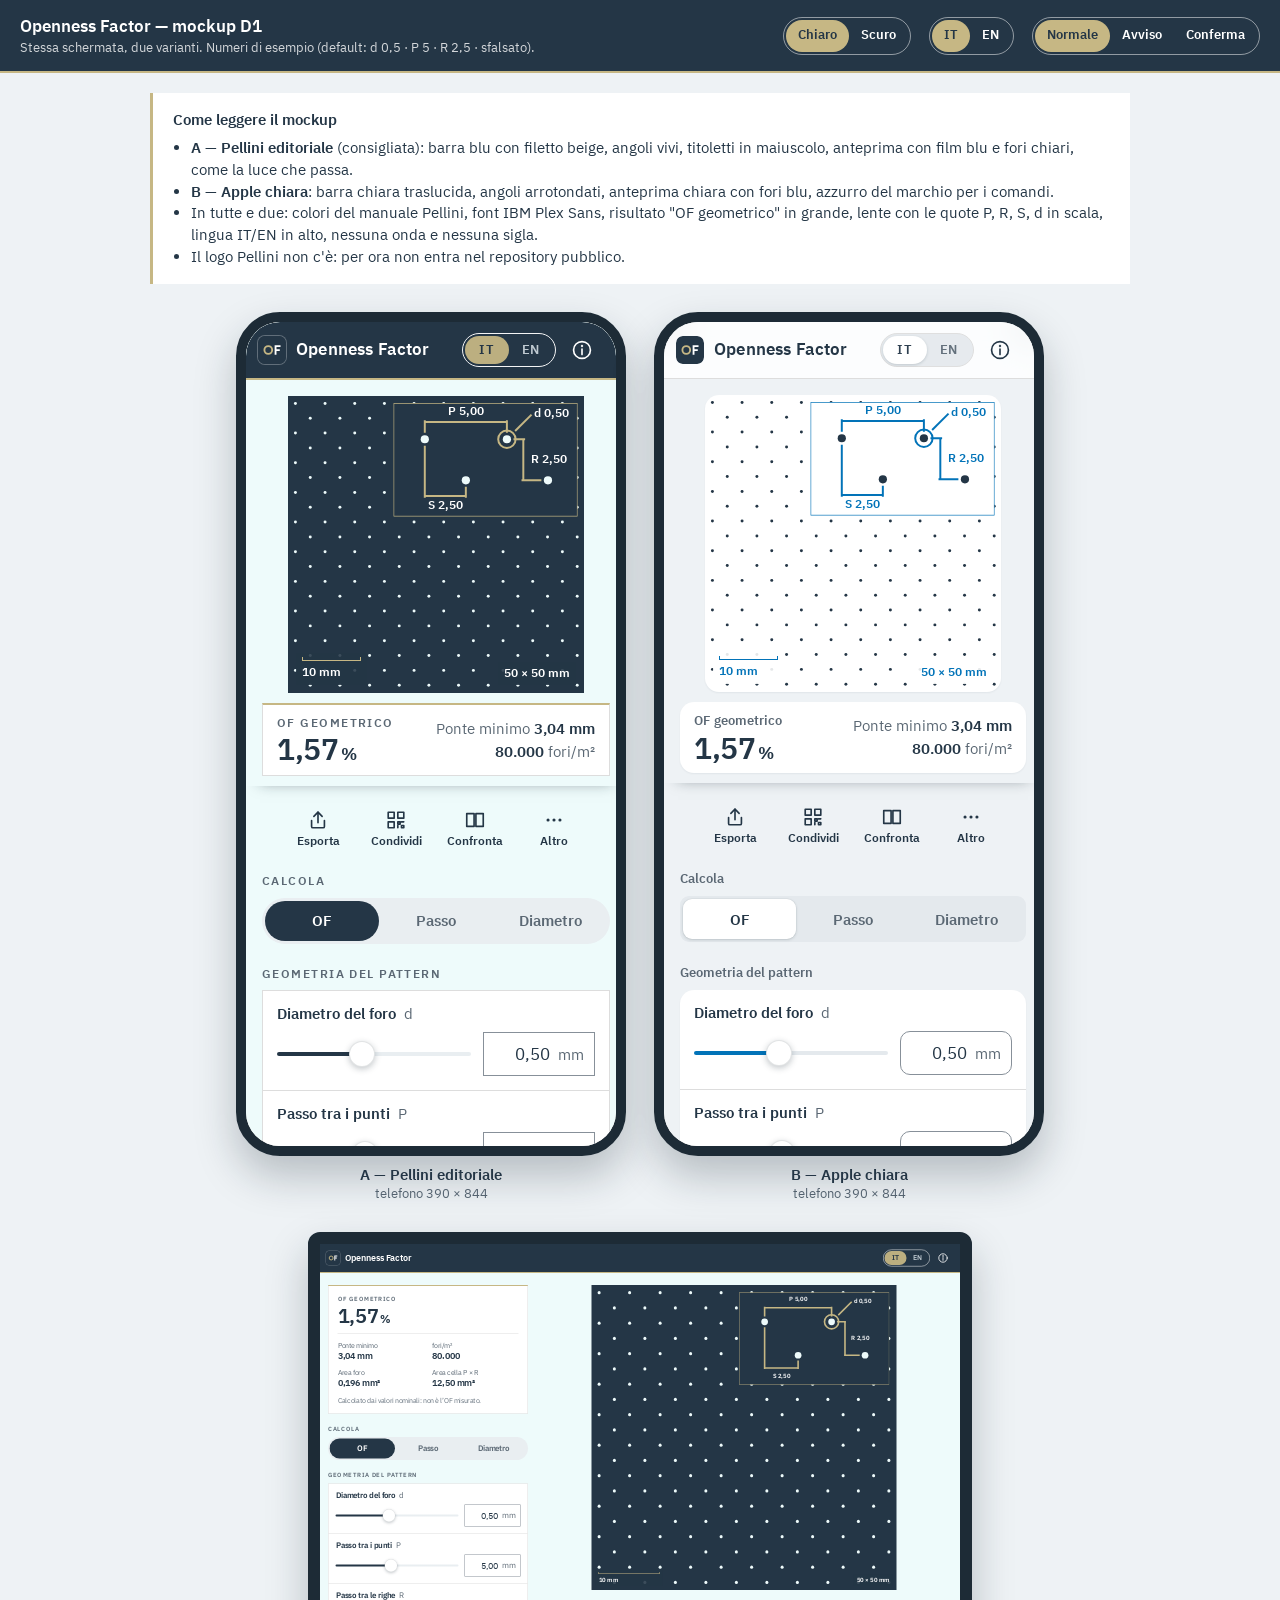
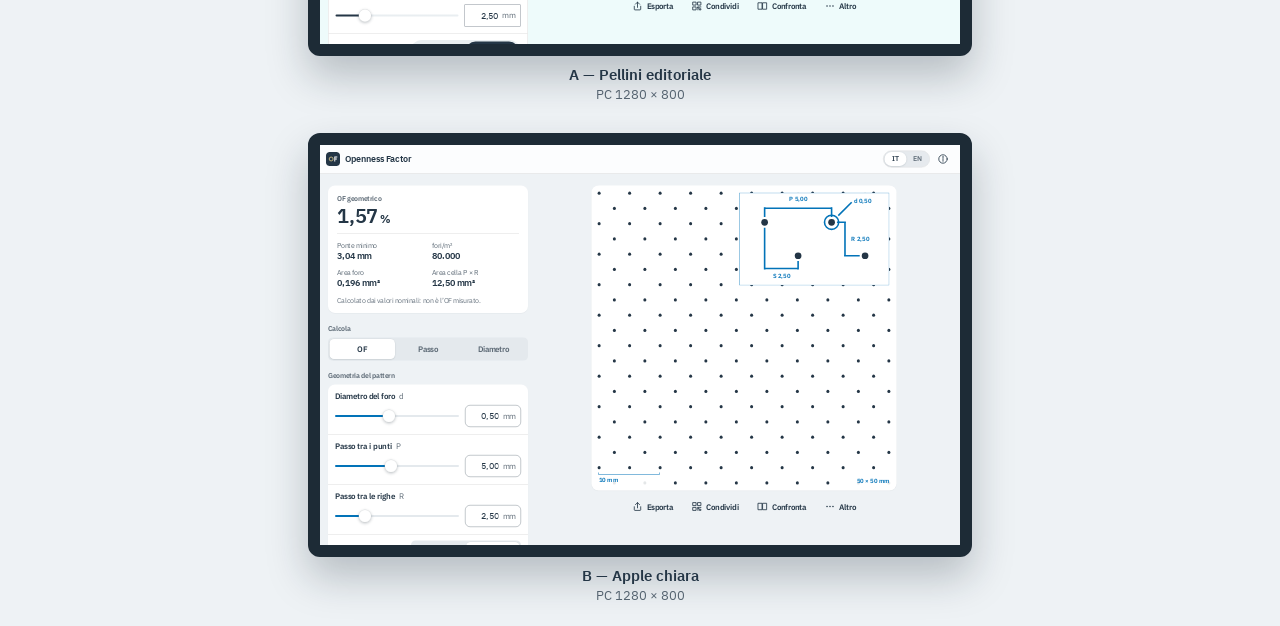
<file: design/mockup.html>
<!DOCTYPE html>
<html lang="it">
<head>
  <meta charset="utf-8" />
  <meta name="viewport" content="width=device-width, initial-scale=1" />
  <title>Openness Factor — mockup: variante A e B</title>
  <style>
    @font-face { font-family: "IBM Plex Sans"; font-weight: 400; src: url("../assets/fonts/IBMPlexSans-Regular-Latin1.woff2") format("woff2"); }
    @font-face { font-family: "IBM Plex Sans"; font-weight: 600; src: url("../assets/fonts/IBMPlexSans-SemiBold-Latin1.woff2") format("woff2"); }
    :root { color-scheme: light; --navy: #243646; --beige: #c6b784; --fondo: #eef2f5; }
    * { box-sizing: border-box; }
    body { margin: 0; font: 15px/1.45 "IBM Plex Sans", system-ui, sans-serif; color: var(--navy); background: var(--fondo); }
    header { position: sticky; top: 0; z-index: 2; display: flex; flex-wrap: wrap; gap: 12px 24px; align-items: center; padding: 14px 20px; background: var(--navy); color: #fff; border-bottom: 2px solid var(--beige); }
    header h1 { margin: 0; font-size: 17px; font-weight: 600; flex: 1 1 260px; }
    header h1 small { display: block; font-weight: 400; font-size: 13px; opacity: .8; }
    .comandi { display: flex; flex-wrap: wrap; gap: 10px 18px; align-items: center; }
    .gruppo { display: inline-flex; border: 1px solid rgba(255,255,255,.5); border-radius: 999px; padding: 2px; }
    .gruppo button { border: 0; background: none; color: #fff; font: inherit; font-size: 13px; font-weight: 600; padding: 6px 12px; border-radius: 999px; cursor: pointer; min-height: 32px; }
    .gruppo button[aria-pressed="true"] { background: var(--beige); color: var(--navy); }
    main { padding: 20px; display: grid; gap: 28px; }
    .riga { display: flex; flex-wrap: wrap; gap: 28px; align-items: flex-start; justify-content: center; }
    figure { margin: 0; display: grid; gap: 8px; justify-items: center; }
    figcaption { font-weight: 600; font-size: 15px; text-align: center; }
    figcaption span { display: block; font-weight: 400; font-size: 13px; opacity: .75; }
    .telefono { width: 390px; height: 844px; border: 10px solid #1d2b36; border-radius: 44px; overflow: hidden; background: #000; box-shadow: 0 20px 40px rgba(18,35,46,.25); }
    .telefono iframe { width: 370px; height: 824px; border: 0; display: block; background: #fff; }
    .pc { width: 664px; height: 424px; border: 12px solid #1d2b36; border-radius: 12px; overflow: hidden; box-shadow: 0 20px 40px rgba(18,35,46,.25); background: #fff; }
    .pc iframe { width: 1280px; height: 800px; border: 0; transform: scale(.5); transform-origin: 0 0; display: block; }
    .note { max-width: 980px; margin: 0 auto; background: #fff; padding: 16px 20px; border-left: 3px solid var(--beige); }
    .note h2 { margin: 0 0 6px; font-size: 15px; }
    .note ul { margin: 0; padding-left: 18px; }
    @media (max-width: 720px) { .telefono { transform: scale(.82); transform-origin: top center; margin-bottom: -150px; } .pc { width: 344px; height: 224px; } .pc iframe { transform: scale(.25); } }
  </style>
</head>
<body>
  <header>
    <h1>Openness Factor — mockup D1<small>Stessa schermata, due varianti. Numeri di esempio (default: d 0,5 · P 5 · R 2,5 · sfalsato).</small></h1>
    <div class="comandi">
      <div class="gruppo" role="group" aria-label="Tema"><button data-k="t" data-v="light" aria-pressed="true">Chiaro</button><button data-k="t" data-v="dark" aria-pressed="false">Scuro</button></div>
      <div class="gruppo" role="group" aria-label="Lingua"><button data-k="l" data-v="it" aria-pressed="true">IT</button><button data-k="l" data-v="en" aria-pressed="false">EN</button></div>
      <div class="gruppo" role="group" aria-label="Stato"><button data-k="stato" data-v="" aria-pressed="true">Normale</button><button data-k="stato" data-v="avviso" aria-pressed="false">Avviso</button><button data-k="stato" data-v="toast" aria-pressed="false">Conferma</button></div>
    </div>
  </header>
  <main>
    <div class="note">
      <h2>Come leggere il mockup</h2>
      <ul>
        <li><b>A — Pellini editoriale</b> (consigliata): barra blu con filetto beige, angoli vivi, titoletti in maiuscolo, anteprima con film blu e fori chiari, come la luce che passa.</li>
        <li><b>B — Apple chiara</b>: barra chiara traslucida, angoli arrotondati, anteprima chiara con fori blu, azzurro del marchio per i comandi.</li>
        <li>In tutte e due: colori del manuale Pellini, font IBM Plex Sans, risultato "OF geometrico" in grande, lente con le quote P, R, S, d in scala, lingua IT/EN in alto, nessuna onda e nessuna sigla.</li>
        <li>Il logo Pellini non c'è: per ora non entra nel repository pubblico.</li>
      </ul>
    </div>
    <div class="riga">
      <figure><div class="telefono"><iframe data-v="a" title="Variante A, telefono"></iframe></div><figcaption>A — Pellini editoriale<span>telefono 390 × 844</span></figcaption></figure>
      <figure><div class="telefono"><iframe data-v="b" title="Variante B, telefono"></iframe></div><figcaption>B — Apple chiara<span>telefono 390 × 844</span></figcaption></figure>
    </div>
    <div class="riga">
      <figure><div class="pc"><iframe data-v="a" title="Variante A, PC"></iframe></div><figcaption>A — Pellini editoriale<span>PC 1280 × 800</span></figcaption></figure>
      <figure><div class="pc"><iframe data-v="b" title="Variante B, PC"></iframe></div><figcaption>B — Apple chiara<span>PC 1280 × 800</span></figcaption></figure>
    </div>
  </main>
  <script>
    (function () {
      var stato = { t: 'light', l: 'it', stato: '' };
      function aggiorna() {
        document.querySelectorAll('iframe').forEach(function (f) {
          var q = new URLSearchParams({ v: f.dataset.v, t: stato.t, l: stato.l });
          if (stato.stato) q.set('stato', stato.stato);
          f.src = 'schermata.html?' + q.toString();
        });
        document.querySelectorAll('header button').forEach(function (b) { b.setAttribute('aria-pressed', String(stato[b.dataset.k] === b.dataset.v)); });
      }
      document.querySelectorAll('header button').forEach(function (b) {
        b.addEventListener('click', function () { stato[b.dataset.k] = b.dataset.v; aggiorna(); });
      });
      aggiorna();
    })();
  </script>
</body>
</html>
</file>
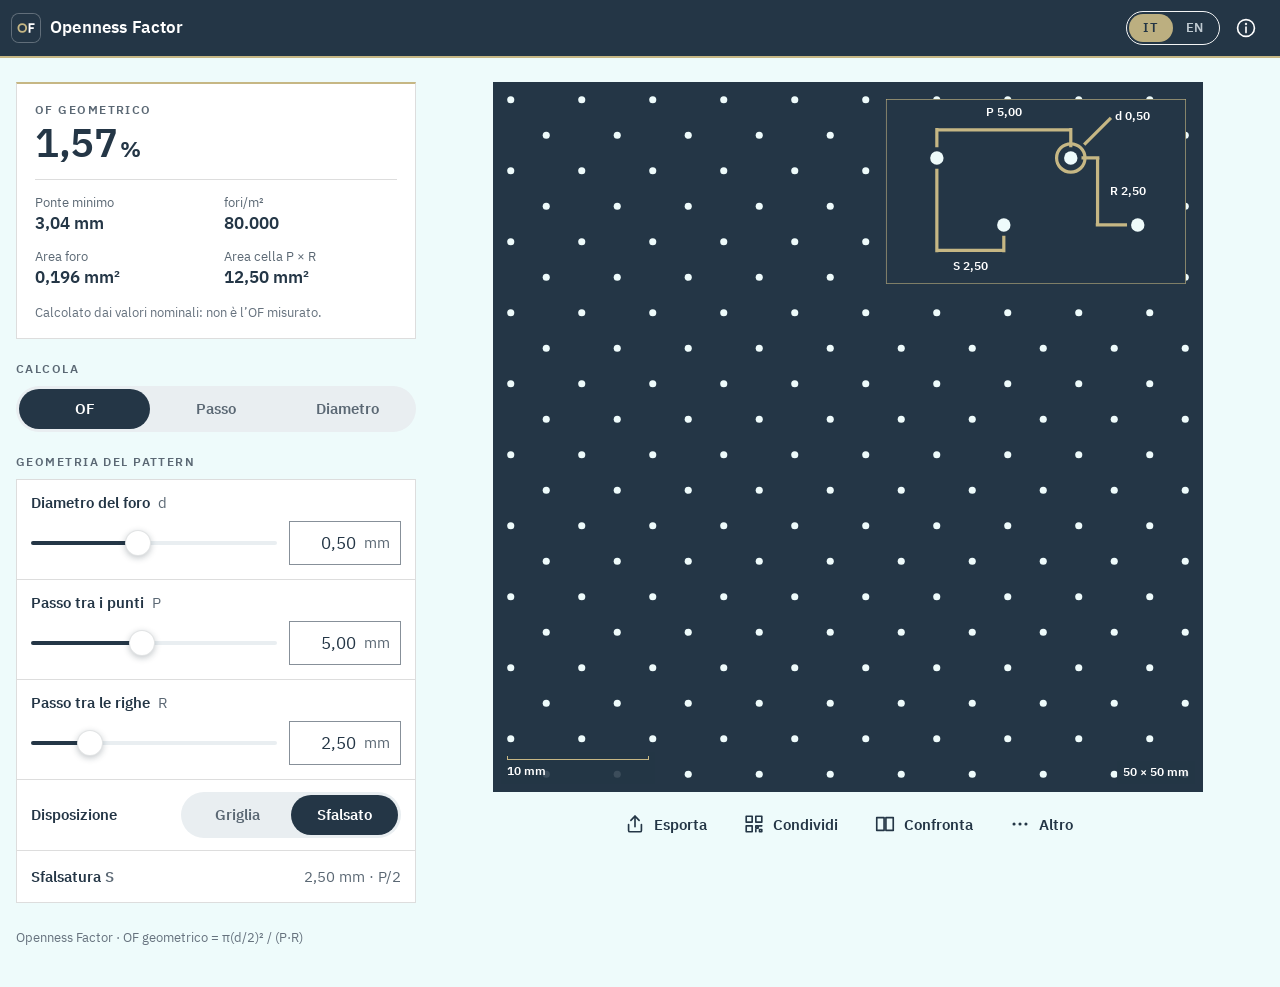
<file: design/schermata.html>
<!DOCTYPE html>
<html lang="it" data-variant="a">
<head>
  <meta charset="utf-8" />
  <meta name="viewport" content="width=device-width, initial-scale=1, viewport-fit=cover" />
  <title>Openness Factor — prototipo</title>
  <link rel="stylesheet" href="schermata.css" />
</head>
<body>
  <header class="appbar">
    <div class="appbar__brand">
      <svg class="appbar__icon" viewBox="0 0 512 512" aria-hidden="true">
        <rect width="512" height="512" rx="112" fill="#243646"/>
        <circle cx="188" cy="256" r="71" fill="none" stroke="#c6b784" stroke-width="34"/>
        <path fill="#ffffff" d="M304 168h108v34h-74v38h60v34h-60v70h-34z"/>
      </svg>
      <span class="appbar__title">Openness Factor</span>
    </div>
    <div class="appbar__actions">
      <div class="lang" role="group" aria-label="Lingua" data-i18n-attr="aria-label:lingua">
        <button type="button" class="lang__opt" data-lang="it" aria-pressed="true"><span aria-hidden="true">IT</span><span class="visually-hidden" lang="it">Italiano</span></button>
        <button type="button" class="lang__opt" data-lang="en" aria-pressed="false"><span aria-hidden="true">EN</span><span class="visually-hidden" lang="en">English</span></button>
      </div>
      <button type="button" class="icon-btn" aria-label="Informazioni" data-i18n-attr="aria-label:info">
        <svg viewBox="0 0 24 24" fill="none" stroke="currentColor" stroke-width="1.8" stroke-linecap="round"><circle cx="12" cy="12" r="9.2"/><path d="M12 11v6"/><circle cx="12" cy="7.6" r="0.4" fill="currentColor"/></svg>
      </button>
    </div>
  </header>

  <main class="layout">
    <div class="viewer">
    <section class="stage" aria-label="Anteprima" data-i18n-attr="aria-label:anteprima">
      <div class="preview">
        <svg id="pattern" viewBox="0 0 50 50" role="img" aria-label="Anteprima del pattern, 50 × 50 mm"></svg>
        <div class="preview__scale" aria-hidden="true"><i id="scaleBar"></i><span>10 mm</span></div>
        <div class="preview__badge num" data-i18n="campo">50 × 50 mm</div>
      </div>
      <div class="result result--strip" aria-live="off">
        <div>
          <p class="eyebrow" data-i18n="ofGeo">OF geometrico</p>
          <p class="result__value" data-of-value>1,57<small>%</small></p>
        </div>
        <div class="result__meta">
          <span><span data-i18n="ponte">Ponte minimo</span> <b class="num" data-n="ponte">3,04 mm</b></span>
          <span><b class="num" data-n="fori">80.000</b> <span data-i18n="foriM2">fori/m²</span></span>
        </div>
      </div>
    </section>
      <div class="toolbar">
        <button type="button" class="tool"><svg viewBox="0 0 24 24" fill="none" stroke="currentColor" stroke-width="1.8" stroke-linecap="round" stroke-linejoin="round"><path d="M12 15V3.5"/><path d="M7.5 8 12 3.5 16.5 8"/><path d="M5 12.5V19a1.5 1.5 0 0 0 1.5 1.5h11A1.5 1.5 0 0 0 19 19v-6.5"/></svg><span data-i18n="esporta">Esporta</span></button>
        <button type="button" class="tool"><svg viewBox="0 0 24 24" fill="none" stroke="currentColor" stroke-width="1.8" stroke-linecap="round" stroke-linejoin="round"><rect x="3.5" y="3.5" width="6.5" height="6.5"/><rect x="14" y="3.5" width="6.5" height="6.5"/><rect x="3.5" y="14" width="6.5" height="6.5"/><path d="M14 14h2.5v2.5H14zM18 18h2.5v2.5H18zM18 14h2.5M14 18v2.5"/></svg><span data-i18n="condividi">Condividi</span></button>
        <button type="button" class="tool"><svg viewBox="0 0 24 24" fill="none" stroke="currentColor" stroke-width="1.8" stroke-linecap="round" stroke-linejoin="round"><rect x="3" y="5" width="8" height="14"/><rect x="13" y="5" width="8" height="14"/></svg><span data-i18n="confronta">Confronta</span></button>
        <button type="button" class="tool"><svg viewBox="0 0 24 24" fill="currentColor"><circle cx="5.5" cy="12" r="1.7"/><circle cx="12" cy="12" r="1.7"/><circle cx="18.5" cy="12" r="1.7"/></svg><span data-i18n="altro">Altro</span></button>
      </div>
    </div>

    <div class="panel">
      <div class="result result--card">
        <p class="eyebrow" data-i18n="ofGeo">OF geometrico</p>
        <p class="result__value" data-of-value>1,57<small>%</small></p>
        <dl class="result__grid">
          <div><dt data-i18n="ponte">Ponte minimo</dt><dd data-n="ponte">3,04 mm</dd></div>
          <div><dt data-i18n="foriM2">Fori/m²</dt><dd data-n="fori">80.000</dd></div>
          <div><dt data-i18n="areaForo">Area foro</dt><dd data-n="areaForo">0,196 mm²</dd></div>
          <div><dt data-i18n="areaCella">Area cella P × R</dt><dd data-n="areaCella">12,50 mm²</dd></div>
        </dl>
        <p class="result__note" data-i18n="nota">Calcolato dai valori nominali: non è l'OF misurato.</p>
      </div>

      <section class="section" aria-labelledby="h-calcola">
        <h2 class="eyebrow" id="h-calcola" data-i18n="calcola">Calcola</h2>
        <fieldset class="segmented">
          <legend class="visually-hidden" data-i18n="calcola">Calcola</legend>
          <label class="segmented__opt"><input type="radio" name="mode" value="of" checked /><span data-i18n="modoOF">OF</span></label>
          <label class="segmented__opt"><input type="radio" name="mode" value="step" /><span data-i18n="modoPasso">Passo</span></label>
          <label class="segmented__opt"><input type="radio" name="mode" value="diameter" /><span data-i18n="modoD">Diametro</span></label>
        </fieldset>
      </section>

      <section class="section" aria-labelledby="h-geo">
        <h2 class="eyebrow" id="h-geo" data-i18n="geometria">Geometria del pattern</h2>
        <div class="card">
          <div class="field">
            <div class="field__head"><label class="field__label" for="d-in" data-i18n="diametro">Diametro del foro</label><span class="field__sym">d</span></div>
            <div class="field__control">
              <input type="range" min="0.2" max="0.9" step="0.05" value="0.5" aria-label="Diametro del foro" data-pct />
              <div class="input-unit"><input id="d-in" inputmode="decimal" value="0,50" /><span>mm</span></div>
            </div>
          </div>
          <div class="field">
            <div class="field__head"><label class="field__label" for="p-in" data-i18n="passoPunti">Passo tra i punti</label><span class="field__sym">P</span></div>
            <div class="field__control">
              <input type="range" min="1" max="10" step="0.1" value="5" aria-label="Passo tra i punti" data-pct />
              <div class="input-unit"><input id="p-in" inputmode="decimal" value="5,00" /><span>mm</span></div>
            </div>
          </div>
          <div class="field">
            <div class="field__head"><label class="field__label" for="r-in" data-i18n="passoRighe">Passo tra le righe</label><span class="field__sym">R</span></div>
            <div class="field__control">
              <input type="range" min="0.5" max="10" step="0.05" value="2.5" aria-label="Passo tra le righe" data-pct />
              <div class="input-unit"><input id="r-in" inputmode="decimal" value="2,50" /><span>mm</span></div>
            </div>
          </div>
          <div class="row">
            <span class="row__label" data-i18n="disposizione">Disposizione</span>
            <fieldset class="segmented">
              <legend class="visually-hidden" data-i18n="disposizione">Disposizione</legend>
              <label class="segmented__opt"><input type="radio" name="pattern" value="grid" /><span data-i18n="griglia">Griglia</span></label>
              <label class="segmented__opt"><input type="radio" name="pattern" value="staggered" checked /><span data-i18n="sfalsato">Sfalsato</span></label>
            </fieldset>
          </div>
          <div class="row">
            <span class="row__label"><span data-i18n="sfalsatura">Sfalsatura</span> <span class="field__sym">S</span></span>
            <span class="row__value num">2,50 mm · P/2</span>
          </div>
        </div>
      </section>

      <p class="message message--warning" id="demo-warning" hidden>
        <svg viewBox="0 0 24 24" fill="none" stroke="currentColor" stroke-width="2" stroke-linecap="round"><path d="M12 3.5 2.8 19.5h18.4z"/><path d="M12 10v4.5"/><circle cx="12" cy="17" r="0.5" fill="currentColor"/></svg>
        <span data-i18n="avvisoTronca">OF richiesto 12 % non raggiungibile con questi limiti: OF ottenuto 6,28 %.</span>
      </p>

      <p class="footnote" data-i18n="piede">Openness Factor · OF geometrico = π(d/2)² / (P·R)</p>
    </div>
  </main>

  <div class="toast" id="demo-toast" role="status" hidden><span data-i18n="toast">Valori ripristinati</span><button type="button" data-i18n="annulla">Annulla</button></div>

  <script>
    (function () {
      var q = new URLSearchParams(location.search);
      var root = document.documentElement;
      if (q.get('v')) root.dataset.variant = q.get('v');
      if (q.get('t') && q.get('t') !== 'auto') root.dataset.theme = q.get('t');
      if (q.get('stato') === 'avviso') document.getElementById('demo-warning').hidden = false;
      if (q.get('stato') === 'toast') document.getElementById('demo-toast').hidden = false;

      var TESTI = {
        it: { lingua: 'Lingua', info: 'Informazioni', anteprima: 'Anteprima', campo: '50 × 50 mm', ofGeo: 'OF geometrico', ponte: 'Ponte minimo', foriM2: 'fori/m²',
          esporta: 'Esporta', condividi: 'Condividi', confronta: 'Confronta', altro: 'Altro', areaForo: 'Area foro', areaCella: 'Area cella P × R',
          nota: 'Calcolato dai valori nominali: non è l’OF misurato.', calcola: 'Calcola', modoOF: 'OF', modoPasso: 'Passo', modoD: 'Diametro',
          geometria: 'Geometria del pattern', diametro: 'Diametro del foro', passoPunti: 'Passo tra i punti', passoRighe: 'Passo tra le righe',
          disposizione: 'Disposizione', griglia: 'Griglia', sfalsato: 'Sfalsato', sfalsatura: 'Sfalsatura',
          avvisoTronca: 'OF richiesto 12 % non raggiungibile con questi limiti: OF ottenuto 6,28 %.', piede: 'Openness Factor · OF geometrico = π(d/2)² / (P·R)',
          toast: 'Valori ripristinati', annulla: 'Annulla' },
        en: { lingua: 'Language', info: 'About', anteprima: 'Preview', campo: '50 × 50 mm', ofGeo: 'Geometric OF', ponte: 'Minimum bridge', foriM2: 'holes/m²',
          esporta: 'Export', condividi: 'Share', confronta: 'Compare', altro: 'More', areaForo: 'Hole area', areaCella: 'Cell area P × R',
          nota: 'Computed from nominal values: not the measured OF.', calcola: 'Compute', modoOF: 'OF', modoPasso: 'Pitch', modoD: 'Diameter',
          geometria: 'Pattern geometry', diametro: 'Hole diameter', passoPunti: 'Hole pitch', passoRighe: 'Row pitch',
          disposizione: 'Layout', griglia: 'Grid', sfalsato: 'Staggered', sfalsatura: 'Offset',
          avvisoTronca: 'Requested OF 12 % cannot be reached within these limits: OF obtained 6.28 %.', piede: 'Openness Factor · geometric OF = π(d/2)² / (P·R)',
          toast: 'Values restored', annulla: 'Undo' }
      };
      var NUMERI = { it: { of: '1,57', ponte: '3,04 mm', fori: '80.000', areaForo: '0,196 mm²', areaCella: '12,50 mm²', d: '0,50', p: '5,00', r: '2,50', s: '2,50 mm · P/2' },
                     en: { of: '1.57', ponte: '3.04 mm', fori: '80,000', areaForo: '0.196 mm²', areaCella: '12.50 mm²', d: '0.50', p: '5.00', r: '2.50', s: '2.50 mm · P/2' } };

      function lingua(l) {
        root.lang = l;
        document.querySelectorAll('[data-i18n]').forEach(function (el) { el.textContent = TESTI[l][el.dataset.i18n]; });
        document.querySelectorAll('[data-i18n-attr]').forEach(function (el) {
          var p = el.dataset.i18nAttr.split(':'); el.setAttribute(p[0], TESTI[l][p[1]]);
        });
        document.querySelectorAll('.lang__opt').forEach(function (b) { b.setAttribute('aria-pressed', String(b.dataset.lang === l)); });
        var n = NUMERI[l];
        document.querySelectorAll('[data-of-value]').forEach(function (el) { el.innerHTML = n.of + '<small>%</small>'; });
        document.querySelectorAll('[data-n]').forEach(function (el) { el.textContent = n[el.dataset.n]; });
        document.getElementById('d-in').value = n.d; document.getElementById('p-in').value = n.p; document.getElementById('r-in').value = n.r;
        document.querySelector('.row__value').textContent = n.s;
        disegna();
      }
      document.querySelectorAll('.lang__opt').forEach(function (b) { b.addEventListener('click', function () { lingua(b.dataset.lang); }); });

      document.querySelectorAll('input[type=range][data-pct]').forEach(function (r) {
        var f = function () { r.style.setProperty('--pct', ((r.value - r.min) / (r.max - r.min) * 100) + '%'); };
        r.addEventListener('input', f); f();
      });

      // Anteprima: pattern 50 × 50 mm e lente con le quote, in scala.
      var P = 5, R = 2.5, S = 2.5, d = 0.5;
      var NS = 'http://www.w3.org/2000/svg';
      function el(name, attrs, parent) { var e = document.createElementNS(NS, name); for (var k in attrs) e.setAttribute(k, attrs[k]); if (parent) parent.appendChild(e); return e; }
      function disegna() {
        var svg = document.getElementById('pattern');
        while (svg.firstChild) svg.removeChild(svg.firstChild);
        var px = svg.getBoundingClientRect().width || 340;
        var mm = px / 50; // pixel per mm
        // fori del pattern (righe alternate 0 / S)
        var g = el('g', {}, svg);
        for (var r = 0; 1.25 + r * R <= 50 - d / 2; r++) {
          var y = 1.25 + r * R;
          for (var x = 1.25 + (r % 2 ? S : 0); x <= 50 - d / 2; x += P) el('circle', { cx: x, cy: y, r: d / 2, class: 'hole' }, g);
        }
        // barra di scala 10 mm
        document.getElementById('scaleBar').style.width = (10 * mm) + 'px';
        // lente: riquadro in alto a destra, ingrandimento della cella con le quote
        var W = 11.2, H = 6.9;                 // area mostrata, mm
        var LW = Math.min(0.62 * px, 300);     // larghezza della lente, px
        var k = LW / W;                         // px per mm nella lente
        var lw = LW / mm, lh = (LW * H / W) / mm, lx = 50 - lw - 1.2, ly = 1.2; // posizione nella vista, mm
        var lens = el('svg', { x: lx, y: ly, width: lw, height: lh, viewBox: [-1.9, -2.2, W, H].join(' ') }, svg);
        el('rect', { x: -1.9, y: -2.2, width: W, height: H, fill: 'var(--of-film)', stroke: 'var(--of-dim)', 'stroke-width': 1.2 / k }, lens);
        var cg = el('g', {}, lens);
        for (var rr = -1; rr <= 2; rr++) for (var cc = -2; cc <= 3; cc++) {
          var hx = cc * P + (Math.abs(rr) % 2 ? S : 0), hy = rr * R;
          if (hx > -1.9 - d && hx < W - 1.9 + d && hy > -2.2 - d && hy < H - 2.2 + d) el('circle', { cx: hx, cy: hy, r: d / 2, class: 'hole' }, cg);
        }
        var sw = 1.3 / k, fs = 12 / k, tick = 3 / k;
        var dim = el('g', { 'stroke-width': sw }, lens);
        function linea(x1, y1, x2, y2, cls) { el('line', { x1: x1, y1: y1, x2: x2, y2: y2, class: cls || 'dim', 'stroke-width': sw }, dim); }
        function etichetta(x, y, testo, anchor) {
          var t = el('text', { x: x, y: y, 'font-size': fs, 'text-anchor': anchor || 'middle', 'dominant-baseline': 'middle', class: 'dim-label' }, dim);
          t.textContent = testo;
          t.setAttribute('fill', 'var(--of-dim-text)'); t.setAttribute('font-weight', '600'); t.setAttribute('font-family', 'IBM Plex Sans, system-ui, sans-serif');
        }
        var dec = root.lang === 'en' ? '.' : ',';
        var f2 = function (v) { return v.toFixed(2).replace('.', dec); };
        // P: tra (0,0) e (P,0), sopra la riga
        var yP = -1.05;
        linea(0, -d / 2 - 0.15, 0, yP - tick * 0.6); linea(P, -d / 2 - 0.15, P, yP - tick * 0.6); linea(0, yP, P, yP);
        etichetta(P / 2, yP - 0.62, 'P ' + f2(P));
        // R: tra la riga 0 e la riga 1, a destra
        var xR = P + 1.0;
        linea(P + d / 2 + 0.15, 0, xR + tick * 0.6, 0);            // dal foro (P, 0) verso destra
        linea(P + S - d / 2 - 0.15, R, xR - tick * 0.6, R);        // dal foro (P+S, R) verso sinistra
        linea(xR, 0, xR, R);
        etichetta(xR + 0.45, R / 2, 'R ' + f2(R), 'start');
        // S: tra (0,0) e (S,R), sotto la riga 1
        var yS = R + 0.95;
        linea(0, d / 2 + 0.15, 0, yS + tick * 0.6); linea(S, R + d / 2 + 0.15, S, yS + tick * 0.6); linea(0, yS, S, yS);
        etichetta(S / 2, yS + 0.6, 'S ' + f2(S));
        // d: anello sul foro (P,0) e richiamo
        el('circle', { cx: P, cy: 0, r: d / 2 + 0.28, class: 'dim-ring', 'stroke-width': sw }, dim);
        linea(P + 0.5, -0.5, P + 1.5, -1.5);
        etichetta(P + 1.65, -1.55, 'd ' + f2(d), 'start');
      }
      window.addEventListener('resize', disegna);
      lingua(q.get('l') === 'en' ? 'en' : 'it');
    })();
  </script>
</body>
</html>
</file>
<file: styles.css>
/* Openness Factor — stile.
   Stile Pellini (Manuale Brand Identity) con le regole di usabilità Apple (HIG). Variante A "Pellini editoriale".
   Colori del manuale: blu 7546 C #243646, beige 4525 C #c6b784; palette web: blu/nero #12232e,
   azzurro chiaro #007cc7, azzurro #4da8da, fondo #eefbfb, grigio #dddddd.
   Le tinte derivate sono proposte con contrasto calcolato (docs/DESIGN.md). Font: IBM Plex Sans (OFL). */

@font-face { font-family: "IBM Plex Sans"; font-style: normal; font-weight: 400; font-display: swap; src: url("assets/fonts/IBMPlexSans-Regular-Latin1.woff2") format("woff2"); unicode-range: U+0000, U+000D, U+0020-007E, U+00A0-00A3, U+00A4-00FF, U+0131, U+0152-0153, U+02C6, U+02DA, U+02DC, U+2013-2014, U+2018-201A, U+201C-201E, U+2020-2022, U+2026, U+2030, U+2039-203A, U+2044, U+2074, U+20AC, U+2122, U+2212, U+FB01-FB02; }
@font-face { font-family: "IBM Plex Sans"; font-style: normal; font-weight: 400; font-display: swap; src: url("assets/fonts/IBMPlexSans-Regular-Pi.woff2") format("woff2"); unicode-range: U+0E3F, U+2032-2033, U+2070, U+2075-2079, U+2080-2081, U+2083, U+2085-2089, U+2113, U+2116, U+2126, U+212E, U+2150-2151, U+2153-215E, U+2190-2199, U+21A9-21AA, U+21B0-21B3, U+21B6-21B7, U+21BA-21BB, U+21C4, U+21C6, U+2202, U+2206, U+220F, U+2211, U+221A, U+221E, U+222B, U+2248, U+2260, U+2264-2265, U+25CA, U+2713, U+274C, U+2B0E-2B11, U+EBE1-EBE7, U+ECE0, U+EFCC; }
@font-face { font-family: "IBM Plex Sans"; font-style: normal; font-weight: 400; font-display: swap; src: url("assets/fonts/IBMPlexSans-Regular-Greek.woff2") format("woff2"); unicode-range: U+0384-038A, U+038C, U+038E-03A1, U+03A3-03CE; }
@font-face { font-family: "IBM Plex Sans"; font-style: normal; font-weight: 600; font-display: swap; src: url("assets/fonts/IBMPlexSans-SemiBold-Latin1.woff2") format("woff2"); unicode-range: U+0000, U+000D, U+0020-007E, U+00A0-00A3, U+00A4-00FF, U+0131, U+0152-0153, U+02C6, U+02DA, U+02DC, U+2013-2014, U+2018-201A, U+201C-201E, U+2020-2022, U+2026, U+2030, U+2039-203A, U+2044, U+2074, U+20AC, U+2122, U+2212, U+FB01-FB02; }
@font-face { font-family: "IBM Plex Sans"; font-style: normal; font-weight: 600; font-display: swap; src: url("assets/fonts/IBMPlexSans-SemiBold-Pi.woff2") format("woff2"); unicode-range: U+0E3F, U+2032-2033, U+2070, U+2075-2079, U+2080-2081, U+2083, U+2085-2089, U+2113, U+2116, U+2126, U+212E, U+2150-2151, U+2153-215E, U+2190-2199, U+21A9-21AA, U+21B0-21B3, U+21B6-21B7, U+21BA-21BB, U+21C4, U+21C6, U+2202, U+2206, U+220F, U+2211, U+221A, U+221E, U+222B, U+2248, U+2260, U+2264-2265, U+25CA, U+2713, U+274C, U+2B0E-2B11, U+EBE1-EBE7, U+ECE0, U+EFCC; }
@font-face { font-family: "IBM Plex Sans"; font-style: normal; font-weight: 700; font-display: swap; src: url("assets/fonts/IBMPlexSans-Bold-Latin1.woff2") format("woff2"); unicode-range: U+0000, U+000D, U+0020-007E, U+00A0-00A3, U+00A4-00FF, U+0131, U+0152-0153, U+02C6, U+02DA, U+02DC, U+2013-2014, U+2018-201A, U+201C-201E, U+2020-2022, U+2026, U+2030, U+2039-203A, U+2044, U+2074, U+20AC, U+2122, U+2212, U+FB01-FB02; }
@font-face { font-family: "IBM Plex Sans"; font-style: normal; font-weight: 700; font-display: swap; src: url("assets/fonts/IBMPlexSans-Bold-Pi.woff2") format("woff2"); unicode-range: U+0E3F, U+2032-2033, U+2070, U+2075-2079, U+2080-2081, U+2083, U+2085-2089, U+2113, U+2116, U+2126, U+212E, U+2150-2151, U+2153-215E, U+2190-2199, U+21A9-21AA, U+21B0-21B3, U+21B6-21B7, U+21BA-21BB, U+21C4, U+21C6, U+2202, U+2206, U+220F, U+2211, U+221A, U+221E, U+222B, U+2248, U+2260, U+2264-2265, U+25CA, U+2713, U+274C, U+2B0E-2B11, U+EBE1-EBE7, U+ECE0, U+EFCC; }

/* ---------- Token: tema chiaro ---------- */
:root {
  color-scheme: light;
  --of-navy: #243646;          /* Pantone 7546 C */
  --of-beige: #c6b784;         /* Pantone 4525 C */
  --of-blu-notte: #12232e;     /* palette web */
  --of-aqua: #eefbfb;          /* palette web, fondo */

  --of-bg: var(--of-aqua);
  --of-surface: #ffffff;
  --of-fill: #e9eef1;          /* binario dei segmenti e dei cursori, campo calcolato */
  --of-text: var(--of-navy);
  --of-text-2: #5b6874;        /* derivata: 5,6:1 su bianco */
  --of-text-3: #66727e;        /* derivata: 4,9:1 su bianco, 4,6:1 sul fondo */
  --of-border: #879099;        /* derivata: ≥ 3:1 su bianco (bordi dei campi) */
  --of-separator: #dddddd;     /* palette web, grigio (solo decorativo) */
  --of-accent: var(--of-navy);
  --of-on-accent: #ffffff;
  --of-link: #0273b8;          /* derivata dall'azzurro #007cc7: 5,1:1 su bianco */
  --of-focus: #007cc7;
  --of-header-bg: var(--of-navy);
  --of-header-text: #ffffff;
  --of-header-text-2: #c9d3da;
  --of-header-rule: var(--of-beige);
  --of-danger: #b3261e;
  --of-danger-bg: #fdecea;
  --of-warning: #8a5300;
  --of-warning-bg: #fff1dc;
  --of-success: #247f64;
  --of-film: var(--of-navy);
  --of-hole: var(--of-aqua);
  --of-hole-collision: #ff8a7a;
  --of-dim: var(--of-beige);
  --of-dim-text: #ffffff;
  --of-grid: rgba(238, 251, 251, 0.45);
  --of-toast-bg: var(--of-blu-notte);
  --of-toast-text: #ffffff;
  --of-toast-action: var(--of-beige);
  --of-menu-shadow: 0 12px 32px rgba(18, 35, 46, 0.22), 0 0 0 1px rgba(18, 35, 46, 0.08);

  --of-radius-card: 0px;
  --of-radius-field: 0px;
  --of-radius-control: 999px;

  --of-font: "IBM Plex Sans", -apple-system, BlinkMacSystemFont, "Segoe UI", Roboto, "Helvetica Neue", Arial, sans-serif;
  --of-fs-hero: 40px; --of-fs-title: 20px; --of-fs-body: 17px; --of-fs-callout: 15px; --of-fs-caption: 13px; --of-fs-eyebrow: 12px;
  --of-gap: 16px;
}

/* ---------- Tema scuro: automatico (impostazione del dispositivo) o forzato con data-theme ---------- */
@media (prefers-color-scheme: dark) {
  :root:not([data-theme="light"]) {
    color-scheme: dark;
    --of-bg: var(--of-blu-notte); --of-surface: #1a2e3b; --of-fill: #223847;
    --of-text: var(--of-aqua); --of-text-2: #b5c3cc; --of-text-3: #93a5b1; --of-border: #738a9b; --of-separator: #2c4351;
    --of-accent: var(--of-beige); --of-on-accent: var(--of-blu-notte); --of-link: #4da8da; --of-focus: #4da8da;
    --of-header-bg: #0d1a23;
    --of-danger: #ff8a7a; --of-danger-bg: #3a2a2e; --of-warning: #ffc266; --of-warning-bg: #3a3326; --of-success: #5fd3a8;
    --of-film: #0d1a23; --of-grid: rgba(238, 251, 251, 0.42);
    --of-toast-bg: var(--of-aqua); --of-toast-text: var(--of-blu-notte); --of-toast-action: var(--of-navy);
    --of-menu-shadow: 0 12px 32px rgba(0, 0, 0, 0.5), 0 0 0 1px rgba(238, 251, 251, 0.1);
  }
}
:root[data-theme="dark"] {
  color-scheme: dark;
  --of-bg: var(--of-blu-notte); --of-surface: #1a2e3b; --of-fill: #223847;
  --of-text: var(--of-aqua); --of-text-2: #b5c3cc; --of-text-3: #93a5b1; --of-border: #738a9b; --of-separator: #2c4351;
  --of-accent: var(--of-beige); --of-on-accent: var(--of-blu-notte); --of-link: #4da8da; --of-focus: #4da8da;
  --of-header-bg: #0d1a23;
  --of-danger: #ff8a7a; --of-danger-bg: #3a2a2e; --of-warning: #ffc266; --of-warning-bg: #3a3326; --of-success: #5fd3a8;
  --of-film: #0d1a23; --of-grid: rgba(238, 251, 251, 0.42);
  --of-toast-bg: var(--of-aqua); --of-toast-text: var(--of-blu-notte); --of-toast-action: var(--of-navy);
  --of-menu-shadow: 0 12px 32px rgba(0, 0, 0, 0.5), 0 0 0 1px rgba(238, 251, 251, 0.1);
}

/* ---------- Base ---------- */
* { box-sizing: border-box; }
html { -webkit-text-size-adjust: 100%; text-size-adjust: 100%; }
body {
  margin: 0; min-height: 100vh; min-height: 100dvh;
  font-family: var(--of-font); font-size: var(--of-fs-body); line-height: 1.4;
  color: var(--of-text); background: var(--of-bg);
  -webkit-font-smoothing: antialiased; -webkit-tap-highlight-color: transparent;
}
button, input, select { font: inherit; color: inherit; }
button { cursor: pointer; }
:focus-visible { outline: 2px solid var(--of-focus); outline-offset: 2px; }
.appbar :focus-visible, .skip:focus-visible { outline-color: var(--of-header-rule); }
.toast :focus-visible { outline-color: var(--of-toast-action); }
/* un controllo che riceve il focus non finisce sotto la parte fissa (barra e, sul telefono, anteprima) */
html { scroll-padding-top: var(--margine-fisso, 64px); }
a { color: var(--of-link); text-decoration: underline; text-decoration-thickness: 1px; text-underline-offset: 2px; }
.visually-hidden { position: absolute !important; width: 1px; height: 1px; margin: -1px; padding: 0; overflow: hidden; clip: rect(0 0 0 0); white-space: nowrap; border: 0; }
.num { font-variant-numeric: tabular-nums; }
.skip { position: absolute; left: 8px; top: -60px; z-index: 100; padding: 10px 14px; background: var(--of-surface); color: var(--of-text); }
.skip:focus { top: 8px; }
@media (prefers-reduced-motion: reduce) { *, *::before, *::after { transition: none !important; animation: none !important; } }

/* ---------- Barra superiore ---------- */
.appbar {
  position: sticky; top: 0; z-index: 30;
  display: flex; align-items: center; gap: 12px;
  min-height: 52px;
  padding: max(6px, env(safe-area-inset-top)) max(12px, env(safe-area-inset-right)) 6px max(12px, env(safe-area-inset-left));
  background: var(--of-header-bg); color: var(--of-header-text);
  border-bottom: 2px solid var(--of-header-rule);
}
.appbar__brand { display: flex; align-items: center; gap: 10px; min-width: 0; flex: 1; }
.appbar__icon { width: 28px; height: 28px; flex: none; border-radius: 7px; display: block; box-shadow: 0 0 0 1px rgba(255, 255, 255, 0.28); }
.appbar__title { font-size: 17px; font-weight: 600; letter-spacing: 0.01em; white-space: nowrap; overflow: hidden; text-overflow: ellipsis; }
.appbar__actions { display: flex; align-items: center; gap: 4px; }

.lang { display: inline-flex; padding: 2px; border: 1px solid rgba(255, 255, 255, 0.55); border-radius: 999px; }
.lang__opt { position: relative; min-width: 44px; height: 28px; padding: 0 8px; border: 0; border-radius: 999px; background: none; font-size: 13px; font-weight: 600; letter-spacing: 0.06em; color: var(--of-header-text-2); }
.lang__opt::before { content: ""; position: absolute; left: 0; right: 0; top: -8px; bottom: -8px; }
.lang__opt[aria-pressed="true"] { background: var(--of-header-rule); color: var(--of-navy); }

.icon-btn { display: inline-grid; place-items: center; width: 44px; height: 44px; border: 0; border-radius: 50%; background: none; color: inherit; }
.icon-btn svg { width: 22px; height: 22px; }
@media (hover: hover) { .icon-btn:hover { background: rgba(255, 255, 255, 0.12); } }

/* ---------- Anteprima ---------- */
.preview { position: relative; aspect-ratio: 1; background: var(--of-film); border-radius: var(--of-radius-card); overflow: hidden; touch-action: manipulation; }
.preview svg { display: block; width: 100%; height: 100%; }
.preview .hole { fill: var(--of-hole); }
.preview .hole--collision { fill: var(--of-hole-collision); }
.preview .grid-line { stroke: var(--of-grid); fill: none; }
.preview .lens-bg { fill: var(--of-film); stroke: var(--of-dim); }
.preview .dim { stroke: var(--of-dim); fill: none; stroke-linecap: square; }
.preview .dim-ring { fill: none; stroke: var(--of-dim); }
.preview .dim-text { fill: var(--of-dim-text); font-family: var(--of-font); font-weight: 600; stroke: var(--of-film); paint-order: stroke; stroke-linejoin: round; }
.preview__scale { position: absolute; left: 8px; bottom: 8px; display: flex; flex-direction: column; gap: 3px; padding: 4px 6px; background: color-mix(in srgb, var(--of-film) 88%, transparent); font-size: 12px; font-weight: 600; color: var(--of-dim-text); pointer-events: none; }
.preview__scale i { display: block; height: 4px; border: 1.5px solid var(--of-dim); border-top: 0; }
.preview--piccola .preview__badge { display: none; }
/* zoom (v2.5): con il dito si scorre la pagina finché l'anteprima non è ingrandita */
.preview { touch-action: pan-y; }
.preview--zoom { touch-action: none; cursor: grab; }
.preview--zoom:active { cursor: grabbing; }
.preview .collision-mark { stroke: var(--of-navy); fill: none; stroke-linecap: round; }
.preview__zoom { position: absolute; left: 8px; top: 8px; display: flex; gap: 8px; }
.zoom-btn { position: relative; display: grid; place-items: center; width: 36px; height: 36px; padding: 0; border: 1px solid rgba(238, 251, 251, 0.35); border-radius: 50%; background: color-mix(in srgb, var(--of-film) 82%, transparent); color: var(--of-dim-text); }
.zoom-btn::before { content: ""; position: absolute; inset: -4px; }
.zoom-btn svg { width: 18px; height: 18px; }
.zoom-btn:disabled { cursor: default; }
.zoom-btn:disabled svg { opacity: 0.35; }
.preview--piccola .preview__zoom { display: none; }
.preview__badge { position: absolute; right: 8px; bottom: 8px; padding: 3px 6px; background: color-mix(in srgb, var(--of-film) 88%, transparent); font-size: 12px; font-weight: 600; color: var(--of-dim-text); pointer-events: none; }

/* ---------- Risultato ---------- */
.result { background: var(--of-surface); border: 1px solid var(--of-separator); border-top: 2px solid var(--of-beige); border-radius: var(--of-radius-card); }
.result--strip { display: grid; grid-template-columns: auto 1fr; align-items: center; gap: 4px 16px; padding: 10px 14px; }
.result--card { padding: 18px 18px 16px; }
.eyebrow { margin: 0; font-size: var(--of-fs-eyebrow); font-weight: 600; letter-spacing: 0.12em; text-transform: uppercase; color: var(--of-text-2); }
.result__value { margin: 2px 0 0; font-size: var(--of-fs-hero); font-weight: 600; line-height: 1.05; letter-spacing: -0.01em; font-variant-numeric: tabular-nums; }
.result__value small { font-size: 0.55em; font-weight: 600; margin-left: 0.12em; }
.result--strip .result__value { font-size: 30px; }
.result__meta { display: grid; gap: 2px; justify-items: end; font-size: var(--of-fs-callout); color: var(--of-text-2); font-variant-numeric: tabular-nums; text-align: right; }
.result__meta b { color: var(--of-text); font-weight: 600; }
.result__computed { margin: 10px 0 0; font-size: var(--of-fs-callout); color: var(--of-text-2); }
.result__computed b { color: var(--of-text); font-weight: 600; font-variant-numeric: tabular-nums; }
.result__grid { display: grid; grid-template-columns: 1fr 1fr; gap: 12px 16px; margin: 16px 0 0; padding: 14px 0 0; border-top: 1px solid var(--of-separator); }
.result__grid dt { font-size: var(--of-fs-caption); color: var(--of-text-2); }
.result__grid dd { margin: 0; font-size: var(--of-fs-body); font-weight: 600; font-variant-numeric: tabular-nums; }
.result__note { margin: 14px 0 0; font-size: var(--of-fs-caption); color: var(--of-text-3); }
.value--alert, .result__meta b.value--alert { color: var(--of-danger); }
.result__alert { display: flex; align-items: center; gap: 6px; margin: 8px 0 0; font-size: var(--of-fs-caption); font-weight: 600; }
.result__alert svg { flex: none; width: 16px; height: 16px; }
.result__alert--danger { color: var(--of-danger); }
.result__alert--warning { color: var(--of-warning); }
.result--strip .result__alert { grid-column: 1 / -1; margin: 0; }

/* ---------- Barra azioni e menu ---------- */
.toolbar { display: flex; justify-content: center; gap: 6px; flex-wrap: wrap; }
.tool { display: inline-flex; flex-direction: column; align-items: center; gap: 2px; min-width: 72px; min-height: 52px; padding: 6px 8px; border: 1px solid transparent; border-radius: var(--of-radius-field); background: none; color: var(--of-text); font-size: 12px; font-weight: 600; }
.tool svg { width: 22px; height: 22px; }
@media (hover: hover) { .tool:hover { background: var(--of-surface); border-color: var(--of-separator); } }
.tool[aria-expanded="true"] { background: var(--of-surface); border-color: var(--of-separator); }

.menu { z-index: 40; margin: 0; padding: 6px; min-width: 240px; max-width: calc(100vw - 24px); border: 0; border-radius: var(--of-radius-field); background: var(--of-surface); color: var(--of-text); box-shadow: var(--of-menu-shadow); position: fixed; inset: auto; }
.menu:focus, .sheet:focus { outline: none; }
.menu__item { display: flex; align-items: center; gap: 12px; width: 100%; min-height: 44px; padding: 8px 12px; border: 0; background: none; text-align: left; font-size: var(--of-fs-callout); font-weight: 600; color: var(--of-text); }
.menu__item svg { width: 20px; height: 20px; flex: none; color: var(--of-text-2); }
.menu__item:focus-visible { outline-offset: -2px; }
@media (hover: hover) { .menu__item:hover { background: var(--of-fill); } }
.menu__item[aria-checked="true"]::after { content: "✓"; content: "✓" / ""; margin-left: auto; font-weight: 700; }
.menu__item:disabled { opacity: 0.45; cursor: default; }
@media (hover: hover) { .menu__item:disabled:hover { background: none; } }
.menu__sep { height: 1px; margin: 6px 4px; background: var(--of-separator); }

/* ---------- Sezioni, gruppi, controlli ---------- */
.section { display: grid; gap: 8px; }
.section__help { margin: 2px 0 0; font-size: var(--of-fs-caption); color: var(--of-text-2); }
.card { background: var(--of-surface); border: 1px solid var(--of-separator); border-radius: var(--of-radius-card); }
.card > * + * { border-top: 1px solid var(--of-separator); }

.segmented { display: grid; grid-auto-flow: column; grid-auto-columns: 1fr; padding: 3px; background: var(--of-fill); border-radius: var(--of-radius-control); border: 0; margin: 0; min-inline-size: 0; }
.segmented legend { padding: 0; }
.segmented__opt { position: relative; display: grid; place-items: center; min-height: 40px; padding: 0 10px; border-radius: var(--of-radius-control); font-size: var(--of-fs-callout); font-weight: 600; color: var(--of-text-2); cursor: pointer; text-align: center; }
.segmented__opt input { position: absolute; opacity: 0; inset: 0; margin: 0; cursor: pointer; }
.segmented__opt:has(input:checked) { background: var(--of-accent); color: var(--of-on-accent); }
.segmented__opt:has(input:focus-visible) { outline: 2px solid var(--of-focus); outline-offset: 2px; }

.field { display: grid; gap: 8px; padding: 12px 14px 14px; }
.field__head { display: flex; align-items: baseline; gap: 8px; }
.field__label { font-size: var(--of-fs-callout); font-weight: 600; }
.field__sym { font-size: var(--of-fs-callout); color: var(--of-text-2); }
.field__badge { margin-left: auto; font-size: 12px; font-weight: 600; letter-spacing: 0.04em; color: var(--of-text-2); background: var(--of-fill); padding: 2px 8px; border-radius: 999px; }
.field__control { display: grid; grid-template-columns: minmax(0, 1fr) 116px; gap: 12px; align-items: center; }
.field__msg { margin: 0; font-size: var(--of-fs-caption); color: var(--of-danger); }
.field--computed .input-unit { background: var(--of-fill); border-style: dashed; }
.field--computed .input-unit input { font-weight: 600; }
.field--invalid .input-unit { border-color: var(--of-danger); box-shadow: inset 0 0 0 1px var(--of-danger); }

.input-unit { display: flex; align-items: center; height: 44px; border: 1px solid var(--of-border); border-radius: var(--of-radius-field); background: var(--of-surface); overflow: hidden; }
.input-unit:focus-within { outline: 2px solid var(--of-focus); outline-offset: 1px; }
.input-unit input { width: 100%; min-width: 0; height: 100%; padding: 0 4px 0 10px; border: 0; background: none; font-size: var(--of-fs-body); text-align: right; font-variant-numeric: tabular-nums; outline: none; }
.input-unit input[readonly] { cursor: default; }
.input-unit span { padding: 0 10px 0 4px; font-size: var(--of-fs-callout); color: var(--of-text-2); }

input[type="range"] { -webkit-appearance: none; appearance: none; width: 100%; height: 44px; margin: 0; background: none; cursor: pointer; --pct: 50%; touch-action: pan-y; }
input[type="range"]:disabled { cursor: default; opacity: 0.55; }
input[type="range"]::-webkit-slider-runnable-track { height: 4px; border-radius: 2px; background: linear-gradient(to right, var(--of-accent) var(--pct), var(--of-border) var(--pct)); }
input[type="range"]::-moz-range-track { height: 4px; border-radius: 2px; background: var(--of-border); }
input[type="range"]::-moz-range-progress { height: 4px; border-radius: 2px; background: var(--of-accent); }
input[type="range"]::-webkit-slider-thumb { -webkit-appearance: none; width: 26px; height: 26px; margin-top: -11px; border-radius: 50%; background: #ffffff; border: 2px solid var(--of-accent); box-shadow: 0 2px 6px rgba(18, 35, 46, 0.25); }
input[type="range"]::-moz-range-thumb { width: 26px; height: 26px; border-radius: 50%; background: #ffffff; border: 2px solid var(--of-accent); box-shadow: 0 2px 6px rgba(18, 35, 46, 0.25); }

.row { display: flex; align-items: center; justify-content: space-between; gap: 12px; padding: 12px 14px; min-height: 52px; flex-wrap: wrap; }
.row__label { font-size: var(--of-fs-callout); font-weight: 600; }
.row__value { font-size: var(--of-fs-callout); color: var(--of-text-2); font-variant-numeric: tabular-nums; }
.row .segmented { flex: 1 1 200px; max-width: 260px; }

/* Messaggi */
.messages { display: grid; gap: 8px; }
.messages:empty { display: none; }
.message { display: flex; gap: 8px; align-items: flex-start; margin: 0; padding: 10px 12px; border-radius: var(--of-radius-field); font-size: var(--of-fs-callout); line-height: 1.35; }
.message svg { flex: none; width: 18px; height: 18px; margin-top: 1px; }
.message--warning { background: var(--of-warning-bg); color: var(--of-warning); }
.message--danger { background: var(--of-danger-bg); color: var(--of-danger); }

/* pannello reale (v2.10) */
.pannello__campi { display: grid; grid-template-columns: repeat(2, minmax(0, 1fr)); gap: 10px 12px; padding: 12px 14px; }
.pannello__campi label { display: grid; gap: 4px; font-size: var(--of-fs-caption); color: var(--of-text-2); }
.pannello__campi .input-unit input { width: 100%; }
.pannello__campi input[aria-invalid="true"] { border-color: var(--of-danger); }
.pannello__risultati { display: grid; grid-template-columns: repeat(3, minmax(0, 1fr)); gap: 8px; margin: 0; padding: 12px 14px; }
.pannello__risultati dt { font-size: var(--of-fs-caption); color: var(--of-text-2); }
.pannello__risultati dd { margin: 2px 0 0; font-weight: 600; font-variant-numeric: tabular-nums; }
.pannello__risultati dd.pannello__vuoto { font-weight: 400; font-size: var(--of-fs-caption); color: var(--of-text-2); }
.pannello__nota { margin: 0; padding: 10px 14px 12px; font-size: var(--of-fs-caption); color: var(--of-text-3); }

/* confronto varianti (v2.8): la tabella scorre dentro la scheda, mai la pagina */
.confronto__tabella { overflow-x: auto; }
.confronto__tabella:empty { display: none; }
.confronto table { width: 100%; border-collapse: collapse; font-size: var(--of-fs-caption); font-variant-numeric: tabular-nums; }
.confronto th, .confronto td { padding: 7px 8px; text-align: right; white-space: nowrap; border-bottom: 1px solid var(--of-separator); }
.confronto thead th { vertical-align: bottom; font-weight: 600; color: var(--of-text-2); }
.confronto tbody th { text-align: left; font-weight: 400; color: var(--of-text-2); }
.confronto td.confronto__attuale { font-weight: 600; }
.confronto td.confronto__diverso { color: var(--of-link); font-weight: 600; }
.confronto tr:last-child > * { border-bottom: 0; }
.confronto__var { display: grid; justify-items: end; gap: 2px; }
.confronto__bottoni { display: flex; gap: 2px; }
.confronto__bottoni button { min-width: 44px; min-height: 44px; padding: 0 6px; border: 0; background: none; color: var(--of-link); font-size: var(--of-fs-caption); font-weight: 600; }
.confronto__vuoto { margin: 0; padding: 12px 14px 0; font-size: var(--of-fs-caption); color: var(--of-text-2); }
.confronto__tabella:empty + .confronto__vuoto { border-top: 0; }
.confronto__azioni { padding: 4px 6px; }
.btn-testo { min-height: 44px; padding: 0 10px; border: 0; background: none; color: var(--of-link); font-weight: 600; }
.btn-testo:disabled { color: var(--of-text-3); cursor: default; }
.btn-testo:disabled [aria-hidden="true"] { display: none; }
.footnote { margin: 4px 0 24px; font-size: var(--of-fs-caption); color: var(--of-text-3); }

/* Toast */
.toast { position: fixed; left: 50%; bottom: max(16px, env(safe-area-inset-bottom)); transform: translateX(-50%); display: flex; align-items: center; gap: 14px; max-width: calc(100vw - 32px); padding: 12px 16px; border-radius: var(--of-radius-field); background: var(--of-toast-bg); color: var(--of-toast-text); font-size: var(--of-fs-callout); box-shadow: 0 10px 30px rgba(18, 35, 46, 0.3); z-index: 60; }
.toast__action { border: 0; background: none; color: var(--of-toast-action); font-weight: 700; padding: 8px 4px; min-height: 44px; }

/* Foglio "Informazioni" */
.sheet { width: min(480px, 100vw); max-height: min(90vh, 760px); padding: 0; border: 0; border-radius: 10px; background: var(--of-surface); color: var(--of-text); box-shadow: var(--of-menu-shadow); }
.sheet::backdrop { background: rgba(18, 35, 46, 0.45); }
.sheet__bar { position: sticky; top: 0; display: grid; grid-template-columns: 1fr auto 1fr; align-items: center; min-height: 52px; padding: 0 8px; background: var(--of-surface); border-bottom: 1px solid var(--of-separator); z-index: 1; }
.sheet__title { grid-column: 2; margin: 0; font-size: 17px; font-weight: 600; }
.sheet__done { grid-column: 3; justify-self: end; min-height: 44px; padding: 0 10px; border: 0; background: none; color: var(--of-link); font-weight: 600; }
.sheet__body { padding: 16px 18px 24px; display: grid; gap: 18px; }
.sheet__app { display: grid; justify-items: center; gap: 6px; text-align: center; }
.sheet__app img, .sheet__app svg { width: 64px; height: 64px; border-radius: 14px; }
.sheet__app h3 { margin: 4px 0 0; font-size: 22px; font-weight: 600; }
.sheet__app p { margin: 0; font-size: var(--of-fs-callout); color: var(--of-text-2); }
.sheet h4 { margin: 0 0 6px; }
.sheet p, .sheet ul { margin: 0; font-size: var(--of-fs-callout); }
.sheet ul { padding-left: 18px; display: grid; gap: 4px; }
.sheet__formula { font-size: 17px; font-weight: 600; }
#installa-testo p + p { margin-top: 6px; }
#installa-testo a { color: var(--of-link); font-weight: 600; overflow-wrap: anywhere; }
/* vincoli di processo (v2.11) */
.processo label { display: flex; align-items: center; justify-content: space-between; gap: 12px; font-size: var(--of-fs-callout); }
.processo .input-unit { flex: none; width: 9em; }
.processo .input-unit input { width: 100%; }
.processo input[aria-invalid="true"] { border-color: var(--of-danger); }
.processo__nota { color: var(--of-text-2); font-size: var(--of-fs-caption); }

/* tabella soluzioni (v2.9) */
.sheet--largo { width: min(760px, 100vw); }
.soluzioni__griglia { display: grid; grid-template-columns: auto repeat(3, minmax(0, 1fr)); gap: 8px 10px; align-items: center; }
.soluzioni__griglia label { display: flex; align-items: center; gap: 6px; font-size: var(--of-fs-caption); color: var(--of-text-2); }
.soluzioni__griglia input { width: 100%; min-width: 0; min-height: 40px; padding: 6px 8px; border: 1px solid var(--of-border); border-radius: var(--of-radius-field); background: var(--of-surface); color: var(--of-text); font-variant-numeric: tabular-nums; }
.soluzioni__nome { font-size: var(--of-fs-callout); font-weight: 600; }
.soluzioni__largo { grid-column: span 3; flex-wrap: wrap; }
.soluzioni__largo input { width: 7em; flex: none; }
.soluzioni__nota { color: var(--of-text-3); }
.soluzioni__ordine { display: flex; align-items: center; gap: 10px; font-size: var(--of-fs-callout); }
.soluzioni__ordine select { min-height: 40px; padding: 0 8px; border: 1px solid var(--of-border); border-radius: var(--of-radius-field); background: var(--of-surface); color: var(--of-text); }
.soluzioni__esito { margin: 0; font-weight: 600; }
.soluzioni__esito:empty { display: none; }
.soluzioni__tabella { overflow-x: auto; max-height: 50vh; overflow-y: auto; border: 1px solid var(--of-separator); border-radius: var(--of-radius-field); }
.soluzioni__tabella:empty { display: none; }
.soluzioni__tabella table { width: 100%; border-collapse: collapse; font-size: var(--of-fs-caption); font-variant-numeric: tabular-nums; }
.soluzioni__tabella th, .soluzioni__tabella td { padding: 6px 8px; text-align: right; white-space: nowrap; border-bottom: 1px solid var(--of-separator); }
.soluzioni__tabella thead th { position: sticky; top: 0; background: var(--of-surface); font-weight: 600; color: var(--of-text-2); }
.soluzioni__tabella td button { min-height: 36px; padding: 0 10px; border: 0; background: none; color: var(--of-link); font-weight: 600; }
@media (max-width: 599px) {
  .soluzioni__griglia { grid-template-columns: repeat(3, minmax(0, 1fr)); }
  .soluzioni__nome { grid-column: 1 / -1; margin-top: 4px; }
  .soluzioni__griglia > span:empty { display: none; }
}

/* foglio Condividi (v2.6): il codice QR resta nero su bianco anche nel tema scuro */
.qr { width: min(240px, 70vw); margin: 0 auto; padding: 10px; background: #ffffff; border-radius: 8px; }
.qr svg { display: block; width: 100%; height: auto; }
.qr__riassunto { text-align: center; font-weight: 600; }
.qr__nota { text-align: center; color: var(--of-text-2); }
.qr__link { text-align: center; font-size: var(--of-fs-caption); color: var(--of-text-2); overflow-wrap: anywhere; user-select: all; }
.azioni { display: flex; flex-wrap: wrap; justify-content: center; gap: 8px; }
.azioni .btn { margin-top: 0; }
.sheet .btn--secondario { background: var(--of-fill); color: var(--of-text); }
.sheet__credits { font-size: var(--of-fs-caption); color: var(--of-text-2); text-align: center; }
.sheet .btn { display: block; margin-top: 10px; justify-self: start; min-height: 44px; padding: 0 18px; border: 0; border-radius: var(--of-radius-control); background: var(--of-accent); color: var(--of-on-accent); font-weight: 600; }
@media (max-width: 599px) {
  .sheet { width: 100vw; max-width: 100vw; margin: auto 0 0; border-radius: 12px 12px 0 0; max-height: 90vh; padding-bottom: env(safe-area-inset-bottom); }
}

/* ---------- Impaginazione (in fondo: prevale sui componenti) ---------- */
[hidden] { display: none !important; }
.layout { display: grid; gap: var(--of-gap); padding: var(--of-gap); padding-left: max(var(--of-gap), env(safe-area-inset-left)); padding-right: max(var(--of-gap), env(safe-area-inset-right)); max-width: 1440px; margin: 0 auto; }
.viewer { display: grid; gap: 10px; align-content: start; }
.stage { display: grid; gap: 10px; align-content: start; }
.panel { display: grid; gap: 22px; align-content: start; }

@media (max-width: 899px) {
  /* telefono e tablet: anteprima e risultato restano visibili mentre si scorrono i comandi */
  .viewer { display: contents; }
  .stage { position: sticky; top: calc(54px + env(safe-area-inset-top)); z-index: 20; background: var(--of-bg); margin: calc(-1 * var(--of-gap)) calc(-1 * var(--of-gap)) 0; padding: var(--of-gap) var(--of-gap) 10px; box-shadow: 0 10px 14px -14px rgba(18, 35, 46, 0.5); }
  .preview { width: min(100%, 36vh); margin: 0 auto; }
  .result--card { display: none; }
}
@media (max-width: 559px) and (max-height: 560px) {
  /* finestra molto piccola (per esempio zoom al 400 %): una colonna, anteprima non fissa */
  .stage { position: static; box-shadow: none; }
}
@media (min-width: 560px) and (max-width: 899px) and (max-height: 560px) {
  /* telefono orizzontale: due colonne, anteprima ferma a sinistra */
  .layout { grid-template-columns: minmax(0, 46%) minmax(0, 1fr); align-items: start; }
  .viewer { display: grid; position: sticky; top: calc(56px + env(safe-area-inset-top)); }
  .stage { position: static; box-shadow: none; margin: 0; padding: 0; }
  .preview { width: min(100%, calc(100vh - 200px)); width: min(100%, calc(100dvh - 200px)); }
  .result--strip { padding: 6px 10px; gap: 2px 10px; }
  .result--strip .result__value { font-size: 24px; }
  .result__meta { font-size: var(--of-fs-caption); }
  .tool { flex-direction: row; gap: 6px; min-width: 0; min-height: 44px; padding: 6px; font-size: 13px; }
  .toolbar { flex-wrap: nowrap; gap: 2px; }
}
@media (min-width: 900px) {
  .layout { grid-template-columns: minmax(340px, 400px) 1fr; align-items: start; padding-top: 24px; }
  .panel { order: -1; }
  .viewer { position: sticky; top: 76px; }
  .result--strip { display: none; }
  .preview { width: min(100%, calc(100vh - 190px)); margin: 0 auto; }
  .tool { flex-direction: row; gap: 8px; min-height: 44px; padding: 8px 14px; font-size: 15px; }
}

/* ---------- Contrasto elevato (colori di sistema) ---------- */
@media (forced-colors: active) {
  .segmented__opt:has(input:checked), .lang__opt[aria-pressed="true"] { forced-color-adjust: none; background: Highlight; color: HighlightText; }
  input[type="range"]::-webkit-slider-runnable-track { forced-color-adjust: none; background: CanvasText; }
  input[type="range"]::-moz-range-track { background: CanvasText; }
  .result__alert { forced-color-adjust: auto; }
}

/* ---------- Scheda da stampare o salvare in PDF (v2.7) ---------- */
/* Con la stampa (menu Esporta, Ctrl+P o menu del browser) si stampa solo la scheda, su A4. */
.scheda { display: none; }
@page { size: A4; margin: 14mm; }
@media print {
  html, body { background: #ffffff !important; }
  body > *:not(.scheda) { display: none !important; }
  .scheda { display: block; color: #12232e; font-family: var(--of-font); font-size: 10.5pt; line-height: 1.35; -webkit-print-color-adjust: exact; print-color-adjust: exact; }
  .scheda h1 { display: flex; align-items: center; gap: 3mm; margin: 0; font-size: 16pt; font-weight: 600; }
  .scheda h1 svg { width: 9mm; height: 9mm; }
  .scheda__testa { display: flex; justify-content: space-between; align-items: center; padding-bottom: 3mm; border-bottom: 0.6mm solid #c6b784; }
  .scheda__data { color: #4c5a66; }
  .scheda__of { margin: 5mm 0 1mm; font-size: 26pt; font-weight: 700; }
  .scheda__of small { font-size: 12pt; font-weight: 600; margin-left: 1mm; }
  .scheda__eyebrow { margin: 0; font-size: 8pt; font-weight: 600; letter-spacing: 0.08em; text-transform: uppercase; color: #4c5a66; }
  .scheda__nota { margin: 0 0 5mm; color: #4c5a66; }
  .scheda__avviso { margin: 0 0 4mm; padding: 2mm 3mm; border-left: 1mm solid #b42318; background: #fbeae8; }
  .scheda__tabelle { display: grid; grid-template-columns: 1fr 1fr; gap: 8mm; align-items: start; break-inside: avoid; }
  .scheda table { width: 100%; border-collapse: collapse; }
  .scheda th, .scheda td { padding: 1.4mm 0; border-bottom: 0.2mm solid #d5dde2; text-align: left; vertical-align: top; font-weight: 400; }
  .scheda td { text-align: right; font-weight: 600; white-space: nowrap; }
  .scheda caption { text-align: left; padding-bottom: 1.5mm; }
  .scheda__figure { display: grid; grid-template-columns: auto 1fr; gap: 10mm; align-items: start; margin-top: 8mm; break-inside: avoid; }
  .scheda__figure figure { margin: 0; }
  .scheda__figure figcaption { margin-top: 2mm; font-size: 8.5pt; color: #4c5a66; max-width: 60mm; }
  .scheda__disegno { display: block; width: 50mm; height: 50mm; }
  .scheda__qr { display: block; width: 32mm; height: 32mm; }
  .scheda__link { font-size: 8pt; color: #4c5a66; overflow-wrap: anywhere; }
  .scheda__formula { margin-top: 8mm; break-inside: avoid; }
  .scheda__piede { margin-top: 10mm; padding-top: 2mm; border-top: 0.2mm solid #d5dde2; font-size: 8pt; color: #4c5a66; }
}
</file>
<file: design/schermata.css>
/* Openness Factor — prototipo grafico (D1). Variante A "Pellini editoriale" (predefinita) e B "Apple chiara".
   Colori del Manuale Brand Identity Pellini: blu 7546 C #243646, beige 4525 C #c6b784,
   palette web: blu/nero #12232e, azzurro chiaro #007cc7, azzurro #4da8da, fondo #eefbfb, grigio #dddddd.
   Le tinte "derivate" sono proposte, con contrasti calcolati (docs/DESIGN.md). */

@font-face { font-family: "IBM Plex Sans"; font-style: normal; font-weight: 400; font-display: swap; src: url("../assets/fonts/IBMPlexSans-Regular-Latin1.woff2") format("woff2"); unicode-range: U+0000, U+000D, U+0020-007E, U+00A0-00A3, U+00A4-00FF, U+0131, U+0152-0153, U+02C6, U+02DA, U+02DC, U+2013-2014, U+2018-201A, U+201C-201E, U+2020-2022, U+2026, U+2030, U+2039-203A, U+2044, U+2074, U+20AC, U+2122, U+2212, U+FB01-FB02; }
@font-face { font-family: "IBM Plex Sans"; font-style: normal; font-weight: 400; font-display: swap; src: url("../assets/fonts/IBMPlexSans-Regular-Pi.woff2") format("woff2"); unicode-range: U+0E3F, U+2032-2033, U+2070, U+2075-2079, U+2080-2081, U+2083, U+2085-2089, U+2113, U+2116, U+2126, U+212E, U+2150-2151, U+2153-215E, U+2190-2199, U+21A9-21AA, U+21B0-21B3, U+21B6-21B7, U+21BA-21BB, U+21C4, U+21C6, U+2202, U+2206, U+220F, U+2211, U+221A, U+221E, U+222B, U+2248, U+2260, U+2264-2265, U+25CA, U+2713, U+274C, U+2B0E-2B11, U+EBE1-EBE7, U+ECE0, U+EFCC; }
@font-face { font-family: "IBM Plex Sans"; font-style: normal; font-weight: 400; font-display: swap; src: url("../assets/fonts/IBMPlexSans-Regular-Greek.woff2") format("woff2"); unicode-range: U+0384-038A, U+038C, U+038E-03A1, U+03A3-03CE; }
@font-face { font-family: "IBM Plex Sans"; font-style: normal; font-weight: 600; font-display: swap; src: url("../assets/fonts/IBMPlexSans-SemiBold-Latin1.woff2") format("woff2"); unicode-range: U+0000, U+000D, U+0020-007E, U+00A0-00A3, U+00A4-00FF, U+0131, U+0152-0153, U+02C6, U+02DA, U+02DC, U+2013-2014, U+2018-201A, U+201C-201E, U+2020-2022, U+2026, U+2030, U+2039-203A, U+2044, U+2074, U+20AC, U+2122, U+2212, U+FB01-FB02; }
@font-face { font-family: "IBM Plex Sans"; font-style: normal; font-weight: 600; font-display: swap; src: url("../assets/fonts/IBMPlexSans-SemiBold-Pi.woff2") format("woff2"); unicode-range: U+0E3F, U+2032-2033, U+2070, U+2075-2079, U+2080-2081, U+2083, U+2085-2089, U+2113, U+2116, U+2126, U+212E, U+2150-2151, U+2153-215E, U+2190-2199, U+21A9-21AA, U+21B0-21B3, U+21B6-21B7, U+21BA-21BB, U+21C4, U+21C6, U+2202, U+2206, U+220F, U+2211, U+221A, U+221E, U+222B, U+2248, U+2260, U+2264-2265, U+25CA, U+2713, U+274C, U+2B0E-2B11, U+EBE1-EBE7, U+ECE0, U+EFCC; }
@font-face { font-family: "IBM Plex Sans"; font-style: normal; font-weight: 700; font-display: swap; src: url("../assets/fonts/IBMPlexSans-Bold-Latin1.woff2") format("woff2"); unicode-range: U+0000, U+000D, U+0020-007E, U+00A0-00A3, U+00A4-00FF, U+0131, U+0152-0153, U+02C6, U+02DA, U+02DC, U+2013-2014, U+2018-201A, U+201C-201E, U+2020-2022, U+2026, U+2030, U+2039-203A, U+2044, U+2074, U+20AC, U+2122, U+2212, U+FB01-FB02; }
@font-face { font-family: "IBM Plex Sans"; font-style: normal; font-weight: 700; font-display: swap; src: url("../assets/fonts/IBMPlexSans-Bold-Pi.woff2") format("woff2"); unicode-range: U+0E3F, U+2032-2033, U+2070, U+2075-2079, U+2080-2081, U+2083, U+2085-2089, U+2113, U+2116, U+2126, U+212E, U+2150-2151, U+2153-215E, U+2190-2199, U+21A9-21AA, U+21B0-21B3, U+21B6-21B7, U+21BA-21BB, U+21C4, U+21C6, U+2202, U+2206, U+220F, U+2211, U+221A, U+221E, U+222B, U+2248, U+2260, U+2264-2265, U+25CA, U+2713, U+274C, U+2B0E-2B11, U+EBE1-EBE7, U+ECE0, U+EFCC; }

/* ---------- Token: variante A, tema chiaro ---------- */
:root {
  color-scheme: light;
  --of-navy: #243646;          /* Pantone 7546 C */
  --of-beige: #c6b784;         /* Pantone 4525 C */
  --of-blu-notte: #12232e;     /* palette web */
  --of-azzurro: #007cc7;       /* palette web */
  --of-aqua: #eefbfb;          /* palette web, fondo */

  --of-bg: var(--of-aqua);
  --of-surface: #ffffff;
  --of-surface-2: #f5f8f9;
  --of-fill: #e9eef1;          /* binario dei segmenti, campo calcolato */
  --of-text: var(--of-navy);
  --of-text-2: #5b6874;        /* derivata: navy→bianco 25 % — 5,6:1 su bianco */
  --of-text-3: #66727e;        /* derivata: navy→bianco 30 % — 4,9:1 su bianco, 4,6:1 su fondo */
  --of-border: #879099;        /* derivata: ≥ 3:1 su bianco (bordi dei campi) */
  --of-separator: #dddddd;     /* palette web, grigio (decorativo) */
  --of-accent: var(--of-navy); /* comandi selezionati, pulsante principale */
  --of-on-accent: #ffffff;
  --of-link: #0273b8;          /* derivata dall'azzurro: 5,1:1 su bianco */
  --of-focus: #007cc7;
  --of-header-bg: var(--of-navy);
  --of-header-text: #ffffff;
  --of-header-text-2: #c9d3da;
  --of-header-rule: var(--of-beige);
  --of-danger: #b3261e;        /* proposta: il manuale non ha un rosso */
  --of-danger-bg: #fdecea;
  --of-warning: #8a5300;       /* derivata dall'arancione #ff9e18 per il testo */
  --of-warning-bg: #fff1dc;
  --of-success: #247f64;       /* derivata dal verde #289672 */
  --of-success-bg: #e6f4ee;
  --of-film: var(--of-navy);   /* anteprima: film */
  --of-hole: var(--of-aqua);   /* anteprima: fori (la luce che passa) */
  --of-dim: var(--of-beige);   /* anteprima: quote P, R, S, d */
  --of-dim-text: #ffffff;
  --of-toast-bg: var(--of-blu-notte);
  --of-toast-text: #ffffff;

  --of-radius-card: 0px;
  --of-radius-field: 0px;
  --of-radius-control: 999px;  /* segmenti a pillola, come i filtri del sito */
  --of-eyebrow-transform: uppercase;
  --of-eyebrow-spacing: 0.12em;
  --of-shadow-card: none;
  --of-card-border: 1px solid var(--of-separator);

  --of-font: "IBM Plex Sans", -apple-system, BlinkMacSystemFont, "Segoe UI", Roboto, "Helvetica Neue", Arial, sans-serif;
  --of-fs-hero: 40px; --of-fs-title: 20px; --of-fs-body: 17px; --of-fs-callout: 15px; --of-fs-caption: 13px; --of-fs-eyebrow: 12px;
  --of-gap: 16px;
}

/* ---------- Variante B "Apple chiara" ---------- */
:root[data-variant="b"] {
  --of-bg: #eef2f5;
  --of-fill: #e4e9ed;
  --of-accent: #0273b8;
  --of-header-bg: rgba(255, 255, 255, 0.82);
  --of-header-text: var(--of-navy);
  --of-header-text-2: #5b6874;
  --of-header-rule: #dddddd;
  --of-film: #ffffff;
  --of-hole: var(--of-navy);
  --of-dim: #0273b8;
  --of-dim-text: #0273b8;
  --of-radius-card: 14px;
  --of-radius-field: 10px;
  --of-radius-control: 9px;
  --of-eyebrow-transform: none;
  --of-eyebrow-spacing: 0;
  --of-shadow-card: 0 1px 2px rgba(18, 35, 46, 0.06);
  --of-card-border: 0;
}

/* ---------- Tema scuro (automatico o forzato) ---------- */
@media (prefers-color-scheme: dark) {
  :root:not([data-theme="light"]) {
    color-scheme: dark;
    --of-bg: var(--of-blu-notte); --of-surface: #1a2e3b; --of-surface-2: #1f3542; --of-fill: #223847;
    --of-text: var(--of-aqua); --of-text-2: #b5c3cc; --of-text-3: #93a5b1; --of-border: #738a9b; --of-separator: #2c4351;
    --of-accent: var(--of-beige); --of-on-accent: var(--of-blu-notte); --of-link: #4da8da; --of-focus: #4da8da;
    --of-header-bg: #0d1a23; --of-header-text: #ffffff;
    --of-danger: #ff8a7a; --of-danger-bg: #3a2a2e; --of-warning: #ffc266; --of-warning-bg: #3a3326; --of-success: #5fd3a8; --of-success-bg: #1f3a35;
    --of-film: #0d1a23; --of-hole: var(--of-aqua); --of-dim: var(--of-beige);
    --of-toast-bg: var(--of-aqua); --of-toast-text: var(--of-blu-notte);
  }
  :root[data-variant="b"]:not([data-theme="light"]) { --of-accent: #4da8da; --of-header-bg: rgba(18, 35, 46, 0.82); --of-header-rule: #2c4351; --of-dim: #4da8da; --of-dim-text: #4da8da; }
}
:root[data-theme="dark"] {
  color-scheme: dark;
  --of-bg: var(--of-blu-notte); --of-surface: #1a2e3b; --of-surface-2: #1f3542; --of-fill: #223847;
  --of-text: var(--of-aqua); --of-text-2: #b5c3cc; --of-text-3: #93a5b1; --of-border: #738a9b; --of-separator: #2c4351;
  --of-accent: var(--of-beige); --of-on-accent: var(--of-blu-notte); --of-link: #4da8da; --of-focus: #4da8da;
  --of-header-bg: #0d1a23; --of-header-text: #ffffff;
  --of-danger: #ff8a7a; --of-danger-bg: #3a2a2e; --of-warning: #ffc266; --of-warning-bg: #3a3326; --of-success: #5fd3a8; --of-success-bg: #1f3a35;
  --of-film: #0d1a23; --of-hole: var(--of-aqua); --of-dim: var(--of-beige);
  --of-toast-bg: var(--of-aqua); --of-toast-text: var(--of-blu-notte);
}
:root[data-theme="dark"][data-variant="b"] { --of-accent: #4da8da; --of-header-bg: rgba(18, 35, 46, 0.82); --of-header-rule: #2c4351; --of-dim: #4da8da; --of-dim-text: #4da8da; }

/* ---------- Base ---------- */
* { box-sizing: border-box; }
html { -webkit-text-size-adjust: 100%; text-size-adjust: 100%; }
body {
  margin: 0; min-height: 100vh; min-height: 100dvh;
  font-family: var(--of-font); font-size: var(--of-fs-body); line-height: 1.4;
  color: var(--of-text); background: var(--of-bg);
  -webkit-font-smoothing: antialiased;
}
button, input { font: inherit; color: inherit; }
:focus-visible { outline: 2px solid var(--of-focus); outline-offset: 2px; }
.visually-hidden { position: absolute !important; width: 1px; height: 1px; margin: -1px; padding: 0; overflow: hidden; clip: rect(0 0 0 0); white-space: nowrap; border: 0; }
.num { font-variant-numeric: tabular-nums; }

/* ---------- Barra superiore ---------- */
.appbar {
  position: sticky; top: 0; z-index: 30;
  display: flex; align-items: center; gap: 12px;
  min-height: 52px; padding: 6px max(12px, env(safe-area-inset-right)) 6px max(12px, env(safe-area-inset-left));
  padding-top: max(6px, env(safe-area-inset-top));
  background: var(--of-header-bg); color: var(--of-header-text);
  border-bottom: 2px solid var(--of-header-rule);
  -webkit-backdrop-filter: saturate(180%) blur(16px); backdrop-filter: saturate(180%) blur(16px);
}
:root[data-variant="b"] .appbar { border-bottom-width: 1px; }
.appbar__brand { display: flex; align-items: center; gap: 10px; min-width: 0; flex: 1; }
.appbar__icon { width: 28px; height: 28px; flex: none; border-radius: 7px; display: block; box-shadow: 0 0 0 1px rgba(255, 255, 255, 0.28); }
:root[data-variant="b"] .appbar__icon { box-shadow: none; }
.appbar__title { font-size: 17px; font-weight: 600; letter-spacing: 0.01em; white-space: nowrap; overflow: hidden; text-overflow: ellipsis; }
.appbar__actions { display: flex; align-items: center; gap: 4px; }

.lang { display: inline-flex; padding: 2px; border: 1px solid currentColor; border-radius: 999px; opacity: 0.95; }
:root[data-variant="b"] .lang { border-color: var(--of-separator); background: var(--of-fill); }
.lang__opt { position: relative; min-width: 44px; height: 28px; padding: 0 8px; border: 0; border-radius: 999px; background: none; font-size: 13px; font-weight: 600; letter-spacing: 0.06em; color: var(--of-header-text-2); cursor: pointer; }
.lang__opt::before { content: ""; position: absolute; left: 0; right: 0; top: -8px; bottom: -8px; } /* area di tocco 44 px in verticale */
.lang__opt[aria-pressed="true"] { background: var(--of-header-rule); color: var(--of-navy); }
:root[data-variant="b"] .lang__opt[aria-pressed="true"] { background: #ffffff; color: var(--of-navy); box-shadow: 0 1px 3px rgba(18, 35, 46, 0.18); }

.icon-btn { display: inline-grid; place-items: center; width: 44px; height: 44px; border: 0; border-radius: 50%; background: none; color: inherit; cursor: pointer; }
.icon-btn svg { width: 22px; height: 22px; }
.icon-btn:hover { background: color-mix(in srgb, currentColor 12%, transparent); }

/* ---------- Anteprima ---------- */
.preview { position: relative; aspect-ratio: 1; background: var(--of-film); border-radius: var(--of-radius-card); overflow: hidden; box-shadow: var(--of-shadow-card); }
.preview svg { display: block; width: 100%; height: 100%; }
.preview .hole { fill: var(--of-hole); }
.preview .dim { stroke: var(--of-dim); stroke-width: 0.12; fill: none; }
.preview .dim-tick { stroke: var(--of-dim); stroke-width: 0.12; }
.preview .dim-label rect { fill: var(--of-film); opacity: 0.86; }
.preview .dim-label text { fill: var(--of-dim-text); font-family: var(--of-font); font-weight: 600; }
.preview .dim-ring { fill: none; stroke: var(--of-dim); stroke-width: 0.12; }
.preview__scale { position: absolute; left: 8px; bottom: 8px; display: flex; flex-direction: column; gap: 3px; padding: 4px 6px; background: color-mix(in srgb, var(--of-film) 88%, transparent); font-size: 12px; font-weight: 600; color: var(--of-dim-text); }
.preview__scale i { display: block; height: 4px; border: 1.5px solid var(--of-dim); border-top: 0; }
.preview__badge { position: absolute; right: 8px; bottom: 8px; padding: 3px 6px; background: color-mix(in srgb, var(--of-film) 88%, transparent); font-size: 12px; font-weight: 600; color: var(--of-dim-text); }

/* ---------- Risultato ---------- */
.result { background: var(--of-surface); border: var(--of-card-border); border-radius: var(--of-radius-card); box-shadow: var(--of-shadow-card); }
.result--strip { display: grid; grid-template-columns: auto 1fr; align-items: center; gap: 4px 16px; padding: 10px 14px; border-top: 2px solid var(--of-beige); }
:root[data-variant="b"] .result--strip { border-top: 0; }
.result--card { padding: 18px 18px 16px; border-top: 2px solid var(--of-beige); }
:root[data-variant="b"] .result--card { border-top: 0; }
.eyebrow { margin: 0; font-size: var(--of-fs-eyebrow); font-weight: 600; letter-spacing: var(--of-eyebrow-spacing); text-transform: var(--of-eyebrow-transform); color: var(--of-text-2); }
:root[data-variant="b"] .eyebrow { font-size: var(--of-fs-caption); }
.result__value { margin: 2px 0 0; font-size: var(--of-fs-hero); font-weight: 600; line-height: 1.05; letter-spacing: -0.01em; font-variant-numeric: tabular-nums; }
.result__value small { font-size: 0.55em; font-weight: 600; margin-left: 0.12em; }
.result--strip .result__value { font-size: 30px; }
.result__meta { display: grid; gap: 2px; justify-items: end; font-size: var(--of-fs-callout); color: var(--of-text-2); font-variant-numeric: tabular-nums; }
.result__meta b { color: var(--of-text); font-weight: 600; }
.result__grid { display: grid; grid-template-columns: 1fr 1fr; gap: 12px 16px; margin: 16px 0 0; padding: 14px 0 0; border-top: 1px solid var(--of-separator); }
.result__grid dt { font-size: var(--of-fs-caption); color: var(--of-text-2); }
.result__grid dd { margin: 0; font-size: var(--of-fs-body); font-weight: 600; font-variant-numeric: tabular-nums; }
.result__note { margin: 14px 0 0; font-size: var(--of-fs-caption); color: var(--of-text-3); }

/* ---------- Barra azioni ---------- */
.toolbar { display: flex; justify-content: center; gap: 6px; flex-wrap: wrap; }
.tool { display: inline-flex; flex-direction: column; align-items: center; gap: 2px; min-width: 72px; min-height: 52px; padding: 6px 8px; border: 1px solid transparent; border-radius: var(--of-radius-field); background: none; color: var(--of-text); font-size: 12px; font-weight: 600; cursor: pointer; }
.tool svg { width: 22px; height: 22px; }
.tool:hover { background: var(--of-surface); border-color: var(--of-separator); }
@media (min-width: 900px) { .tool { flex-direction: row; gap: 8px; min-height: 44px; padding: 8px 14px; font-size: 15px; } }

/* ---------- Sezioni e gruppi ---------- */
.section { display: grid; gap: 8px; }
.card { background: var(--of-surface); border: var(--of-card-border); border-radius: var(--of-radius-card); box-shadow: var(--of-shadow-card); }
.card > * + * { border-top: 1px solid var(--of-separator); }

/* Controllo a segmenti */
.segmented { display: grid; grid-auto-flow: column; grid-auto-columns: 1fr; padding: 3px; background: var(--of-fill); border-radius: var(--of-radius-control); border: 0; margin: 0; min-inline-size: 0; }
.segmented legend { padding: 0; }
.segmented__opt { position: relative; display: grid; place-items: center; min-height: 40px; padding: 0 10px; border-radius: var(--of-radius-control); font-size: var(--of-fs-callout); font-weight: 600; color: var(--of-text-2); cursor: pointer; text-align: center; }
.segmented__opt input { position: absolute; opacity: 0; inset: 0; margin: 0; cursor: pointer; }
.segmented__opt:has(input:checked) { background: var(--of-accent); color: var(--of-on-accent); }
:root[data-variant="b"] .segmented__opt:has(input:checked) { background: var(--of-surface); color: var(--of-text); box-shadow: 0 1px 3px rgba(18, 35, 46, 0.16), 0 0 0 0.5px rgba(18, 35, 46, 0.06); }
.segmented__opt:has(input:focus-visible) { outline: 2px solid var(--of-focus); outline-offset: 2px; }

/* Campo con cursore */
.field { display: grid; gap: 8px; padding: 12px 14px 14px; }
.field__head { display: flex; align-items: baseline; gap: 8px; }
.field__label { font-size: var(--of-fs-callout); font-weight: 600; }
.field__sym { font-size: var(--of-fs-callout); color: var(--of-text-2); }
.field__badge { margin-left: auto; font-size: 12px; font-weight: 600; letter-spacing: 0.04em; color: var(--of-text-2); background: var(--of-fill); padding: 2px 8px; border-radius: 999px; }
.field__control { display: grid; grid-template-columns: minmax(0, 1fr) 112px; gap: 12px; align-items: center; }
.field--computed .input-unit { background: var(--of-fill); border-style: dashed; }
.field--computed .input-unit input { font-weight: 600; }

.input-unit { display: flex; align-items: center; height: 44px; border: 1px solid var(--of-border); border-radius: var(--of-radius-field); background: var(--of-surface); overflow: hidden; }
.input-unit:focus-within { outline: 2px solid var(--of-focus); outline-offset: 1px; }
.input-unit input { width: 100%; min-width: 0; height: 100%; padding: 0 4px 0 10px; border: 0; background: none; font-size: var(--of-fs-body); text-align: right; font-variant-numeric: tabular-nums; outline: none; }
.input-unit span { padding: 0 10px 0 4px; font-size: var(--of-fs-callout); color: var(--of-text-2); }

input[type="range"] { -webkit-appearance: none; appearance: none; width: 100%; height: 44px; margin: 0; background: none; cursor: pointer; --pct: 50%; }
input[type="range"]::-webkit-slider-runnable-track { height: 4px; border-radius: 2px; background: linear-gradient(to right, var(--of-accent) var(--pct), var(--of-fill) var(--pct)); }
input[type="range"]::-moz-range-track { height: 4px; border-radius: 2px; background: var(--of-fill); }
input[type="range"]::-moz-range-progress { height: 4px; border-radius: 2px; background: var(--of-accent); }
input[type="range"]::-webkit-slider-thumb { -webkit-appearance: none; width: 26px; height: 26px; margin-top: -11px; border-radius: 50%; background: #ffffff; border: 0.5px solid rgba(18, 35, 46, 0.12); box-shadow: 0 2px 6px rgba(18, 35, 46, 0.25); }
input[type="range"]::-moz-range-thumb { width: 26px; height: 26px; border-radius: 50%; background: #ffffff; border: 0.5px solid rgba(18, 35, 46, 0.12); box-shadow: 0 2px 6px rgba(18, 35, 46, 0.25); }

.row { display: flex; align-items: center; justify-content: space-between; gap: 12px; padding: 12px 14px; min-height: 52px; }
.row__label { font-size: var(--of-fs-callout); font-weight: 600; }
.row__value { font-size: var(--of-fs-callout); color: var(--of-text-2); font-variant-numeric: tabular-nums; }
.row .segmented { min-width: 220px; }

/* Messaggi sul campo */
.message { display: flex; gap: 8px; align-items: flex-start; margin: 0; padding: 10px 12px; border-radius: var(--of-radius-field); font-size: var(--of-fs-callout); line-height: 1.35; }
.message svg { flex: none; width: 18px; height: 18px; margin-top: 1px; }
.message--warning { background: var(--of-warning-bg); color: var(--of-warning); }
.message--danger { background: var(--of-danger-bg); color: var(--of-danger); }

/* Nota a piè di pagina */
.footnote { margin: 4px 0 24px; font-size: var(--of-fs-caption); color: var(--of-text-3); }

/* Toast */
.toast { position: fixed; left: 50%; bottom: max(16px, env(safe-area-inset-bottom)); transform: translateX(-50%); display: flex; align-items: center; gap: 14px; padding: 12px 16px; border-radius: var(--of-radius-field); background: var(--of-toast-bg); color: var(--of-toast-text); font-size: var(--of-fs-callout); box-shadow: 0 10px 30px rgba(18, 35, 46, 0.3); z-index: 50; }
.toast button { border: 0; background: none; color: var(--of-beige); font-weight: 700; cursor: pointer; padding: 6px 4px; }
:root[data-theme="dark"] .toast button { color: var(--of-navy); }

/* ---------- Impaginazione (in fondo: prevale sui componenti) ---------- */
[hidden] { display: none !important; }
.layout { display: grid; gap: var(--of-gap); padding: var(--of-gap); padding-left: max(var(--of-gap), env(safe-area-inset-left)); padding-right: max(var(--of-gap), env(safe-area-inset-right)); max-width: 1440px; margin: 0 auto; }
.viewer { display: grid; gap: 10px; align-content: start; }
.stage { display: grid; gap: 10px; align-content: start; }
.panel { display: grid; gap: 22px; align-content: start; }

@media (max-width: 899px) {
  /* telefono e tablet: anteprima e risultato restano visibili mentre si scorrono i comandi */
  .viewer { display: contents; }
  .stage { position: sticky; top: 54px; z-index: 20; background: var(--of-bg); margin: calc(-1 * var(--of-gap)) calc(-1 * var(--of-gap)) 0; padding: var(--of-gap) var(--of-gap) 10px; box-shadow: 0 10px 14px -14px rgba(18, 35, 46, 0.5); }
  .preview { width: min(100%, 36vh); margin: 0 auto; }
  .result--card { display: none; }
}
@media (max-width: 899px) and (max-height: 560px) {
  .stage { position: static; box-shadow: none; }
}
@media (min-width: 900px) {
  .layout { grid-template-columns: minmax(340px, 400px) 1fr; align-items: start; padding-top: 24px; }
  .panel { order: -1; }
  .viewer { position: sticky; top: 76px; }
  .result--strip { display: none; }
  .preview { width: min(100%, calc(100vh - 190px)); margin: 0 auto; }
}
</file>
